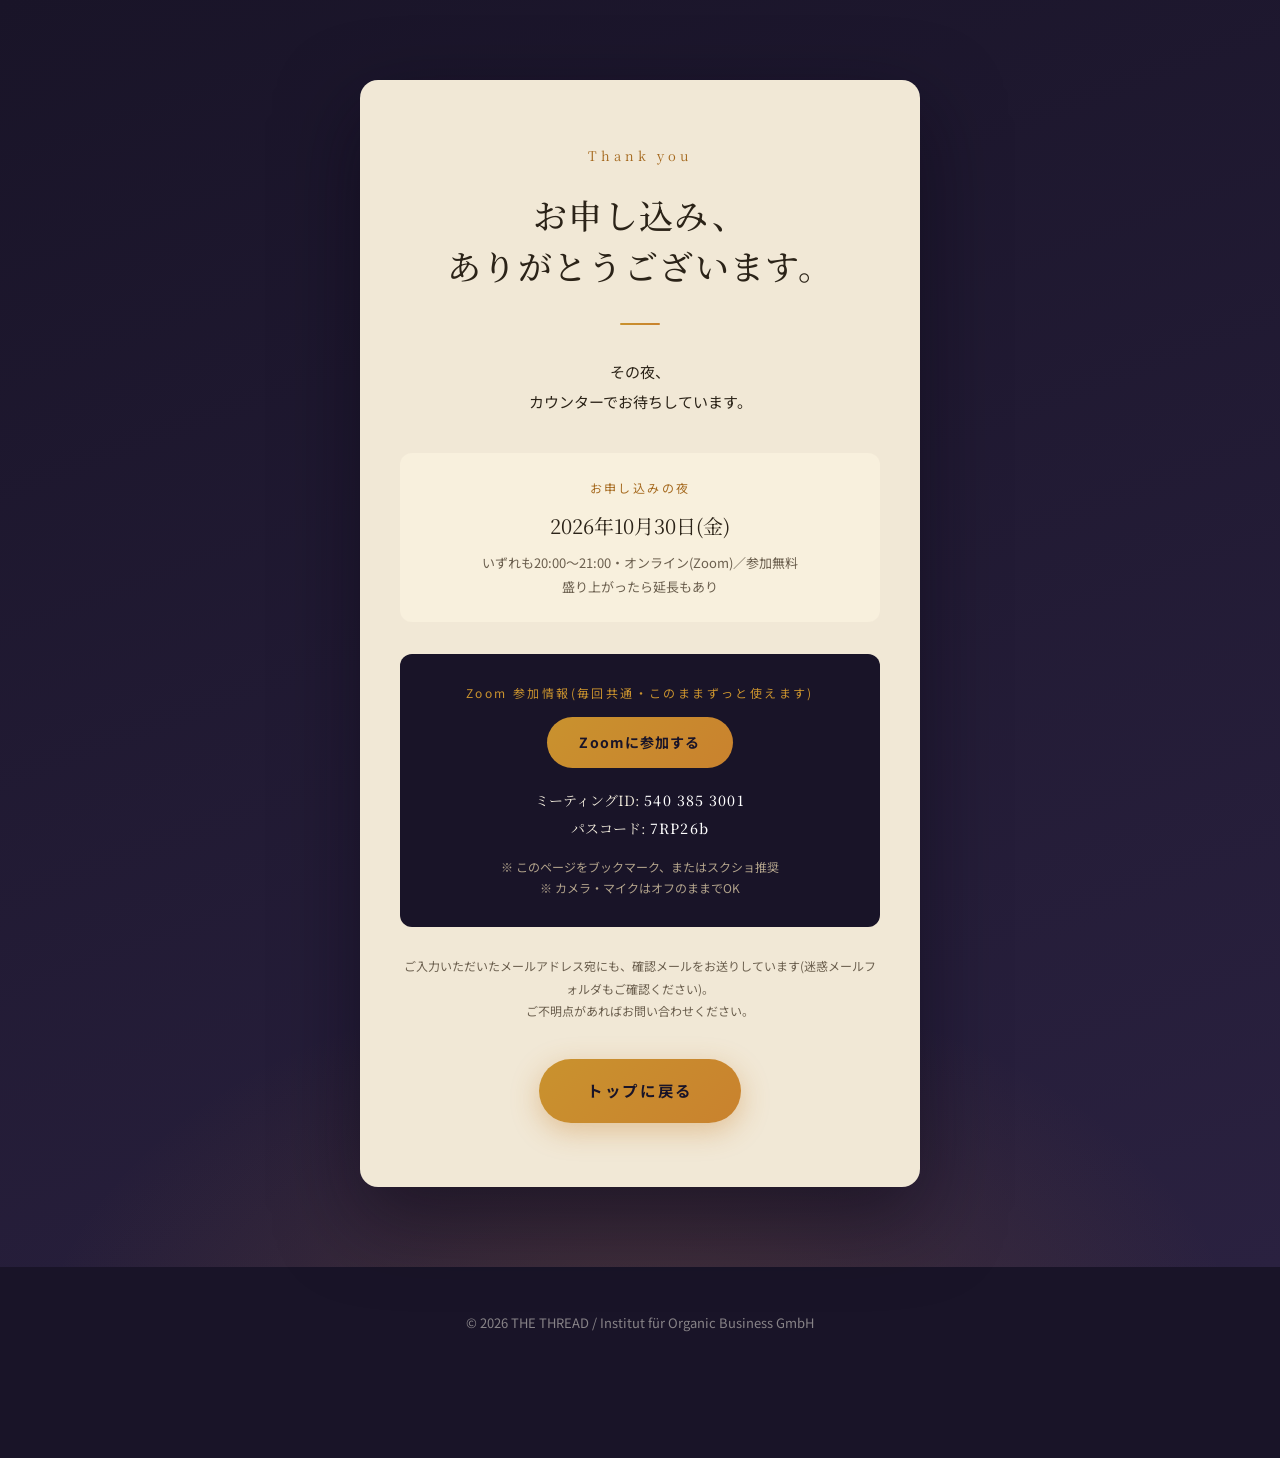
<file: thanks.html>
<!DOCTYPE html>
<html lang="ja">
<head>
<!-- Google tag (gtag.js) -->
<script async src="https://www.googletagmanager.com/gtag/js?id=G-HSTYLBTXWX"></script>
<script>
window.dataLayer = window.dataLayer || [];
function gtag(){dataLayer.push(arguments);}
gtag('js', new Date());
gtag('config', 'G-HSTYLBTXWX');
</script>

<meta charset="UTF-8">
<meta name="viewport" content="width=device-width, initial-scale=1.0">
<title>お申し込みありがとうございます｜スナックなつこ</title>
<meta name="robots" content="noindex">
<link rel="preconnect" href="https://fonts.googleapis.com">
<link rel="preconnect" href="https://fonts.gstatic.com" crossorigin>
<link href="https://fonts.googleapis.com/css2?family=Noto+Serif+JP:wght@400;500;700&family=Noto+Sans+JP:wght@300;400;500;700&display=swap" rel="stylesheet">
<link rel="stylesheet" href="style.css">
</head>
<body>

<section class="thanks-wrap">
  <div class="thanks-card">
    <p class="thanks-eyebrow">Thank you</p>
    <h1 class="thanks-title">お申し込み、<br>ありがとうございます。</h1>

    <div class="thanks-divider"></div>

    <p class="thanks-lead">
      その夜、<br>カウンターでお待ちしています。
    </p>

    <div class="thanks-event">
      <p class="thanks-event-label">お申し込みの夜</p>
      <p class="thanks-event-date" id="thanksEventDate">2026年10月30日(金)</p>
      <p class="thanks-event-sub">いずれも20:00〜21:00・オンライン(Zoom)／参加無料<br>盛り上がったら延長もあり</p>
    </div>

    <div class="thanks-zoom">
      <p class="thanks-event-label">Zoom 参加情報(毎回共通・このままずっと使えます)</p>
      <p class="thanks-zoom-line">
        <a href="https://us06web.zoom.us/j/5403853001?pwd=NnBrSmxBeWYxZXhuWkdIK1ZoZW5XQT09&amp;omn=82181333557" target="_blank" rel="noopener">
          Zoomに参加する
        </a>
      </p>
      <p class="thanks-zoom-detail">
        ミーティングID: <strong>540 385 3001</strong><br>
        パスコード: <strong>7RP26b</strong>
      </p>
      <p class="thanks-zoom-tip">
        ※ このページをブックマーク、またはスクショ推奨<br>
        ※ カメラ・マイクはオフのままでOK
      </p>
    </div>

    <script>
      (function () {
        try {
          var raw = sessionStorage.getItem("snackSelectedDates");
          var dates = raw ? JSON.parse(raw) : null;
          if (dates && dates.length) {
            document.getElementById("thanksEventDate").innerHTML = dates.join("<br>");
          }
        } catch (e) {}
      })();
    </script>

    <p class="thanks-note">
      ご入力いただいたメールアドレス宛にも、確認メールをお送りしています(迷惑メールフォルダもご確認ください)。<br>
      ご不明点があればお問い合わせください。
    </p>

    <a href="index.html" class="btn-primary">トップに戻る</a>
  </div>
</section>

<footer class="footer">
  <p>&copy; 2026 THE THREAD / Institut für Organic Business GmbH</p>
</footer>

</body>
</html>
</file>
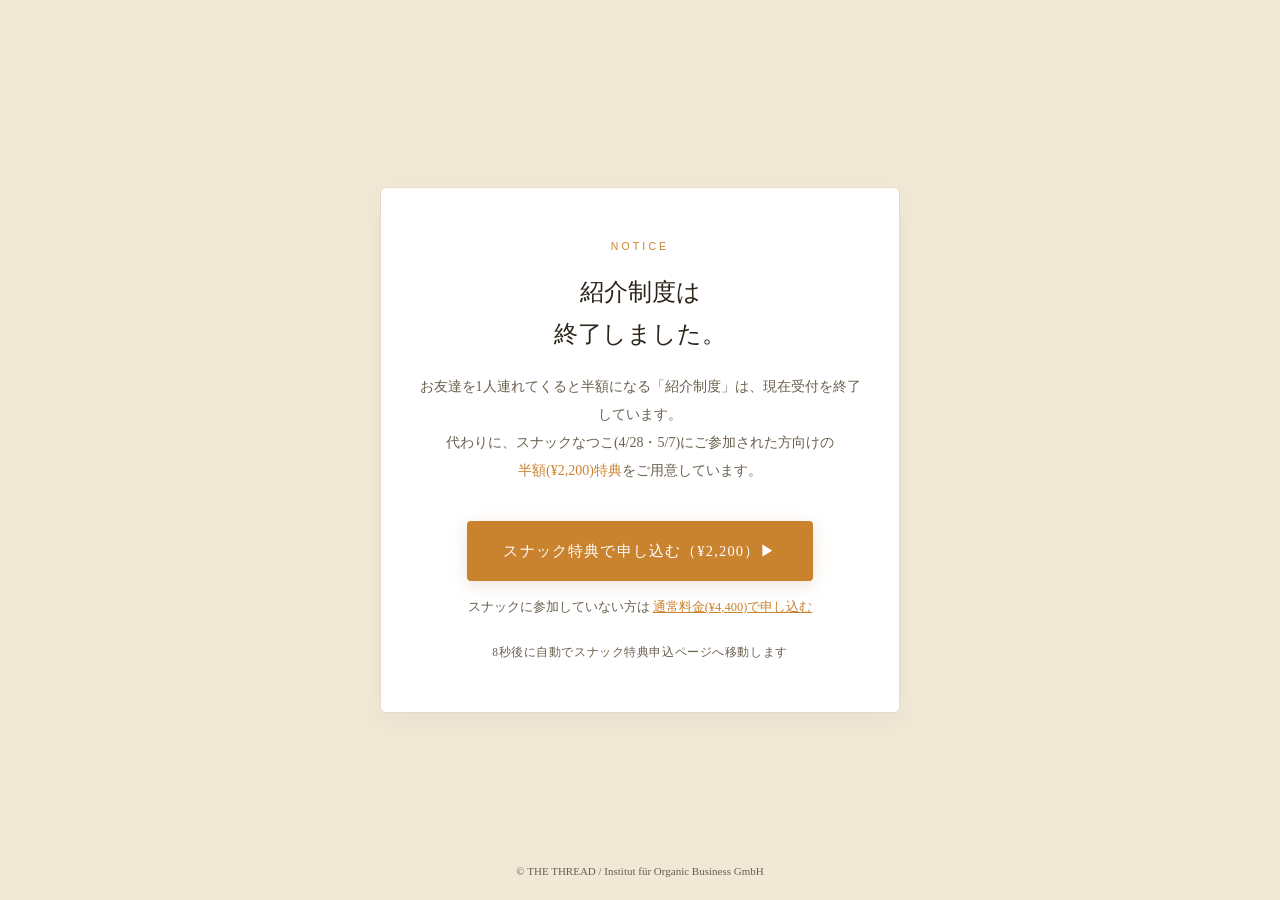
<file: 2day/apply-referral.html>
<!DOCTYPE html>
<html lang="ja">
<head>
<meta charset="UTF-8">
<meta name="viewport" content="width=device-width, initial-scale=1.0">
<meta http-equiv="refresh" content="8;url=apply-snack.html">
<title>紹介制度は終了しました｜THE THREAD 2日間チャレンジ</title>
<style>
  :root{--bg:#F1E8D6;--ink:#2B2318;--sub:#6B5F4E;--accent:#C9822E;--accent-soft:#F6E4C4;--line:#E4DCC8;--card:#ffffff}
  *{box-sizing:border-box}
  body{margin:0;font-family:"Hiragino Mincho ProN","Yu Mincho",serif;background:var(--bg);color:var(--ink);line-height:1.95;font-size:15px;-webkit-font-smoothing:antialiased;min-height:100vh;display:flex;align-items:center;justify-content:center;padding:40px 20px}
  .wrap{max-width:520px;width:100%;text-align:center}
  .label{color:var(--accent);font-size:10.5px;letter-spacing:.3em;font-family:sans-serif;margin-bottom:14px}
  h1{font-size:20px;line-height:1.75;margin:0 0 18px;font-weight:500}
  p{margin:0 0 14px;font-size:14px;color:var(--sub);line-height:2}
  .card{background:var(--card);border:1px solid var(--line);border-radius:6px;padding:36px 28px;box-shadow:0 8px 24px rgba(120,98,80,.06)}
  .cta{display:inline-block;margin-top:22px;background:var(--accent);color:#fff;text-decoration:none;padding:16px 36px;border-radius:4px;font-size:14.5px;letter-spacing:.08em;box-shadow:0 4px 16px rgba(192,138,94,.25)}
  .alt{display:block;margin-top:14px;font-size:12.5px;color:var(--sub)}
  .alt a{color:var(--accent);text-decoration:underline}
  .auto{margin-top:22px;font-size:11.5px;color:var(--sub);letter-spacing:.05em}
  footer{position:fixed;bottom:18px;left:0;right:0;text-align:center;font-size:11px;color:var(--sub)}
  @media(min-width:768px){
    h1{font-size:24px}
    .card{padding:48px 36px}
  }
</style>
</head>
<body>

<div class="wrap">
  <div class="card">
    <div class="label">NOTICE</div>
    <h1>紹介制度は<br>終了しました。</h1>
    <p>
      お友達を1人連れてくると半額になる「紹介制度」は、現在受付を終了しています。<br>
      代わりに、スナックなつこ(4/28・5/7)にご参加された方向けの<br>
      <strong style="color:var(--accent);font-weight:500">半額(¥2,200)特典</strong>をご用意しています。
    </p>
    <a class="cta" href="apply-snack.html">スナック特典で申し込む（¥2,200）▶</a>
    <span class="alt">スナックに参加していない方は <a href="apply-single.html">通常料金(¥4,400)で申し込む</a></span>
    <div class="auto">8秒後に自動でスナック特典申込ページへ移動します</div>
  </div>
</div>

<footer>© THE THREAD / Institut für Organic Business GmbH</footer>

</body>
</html>
</file>
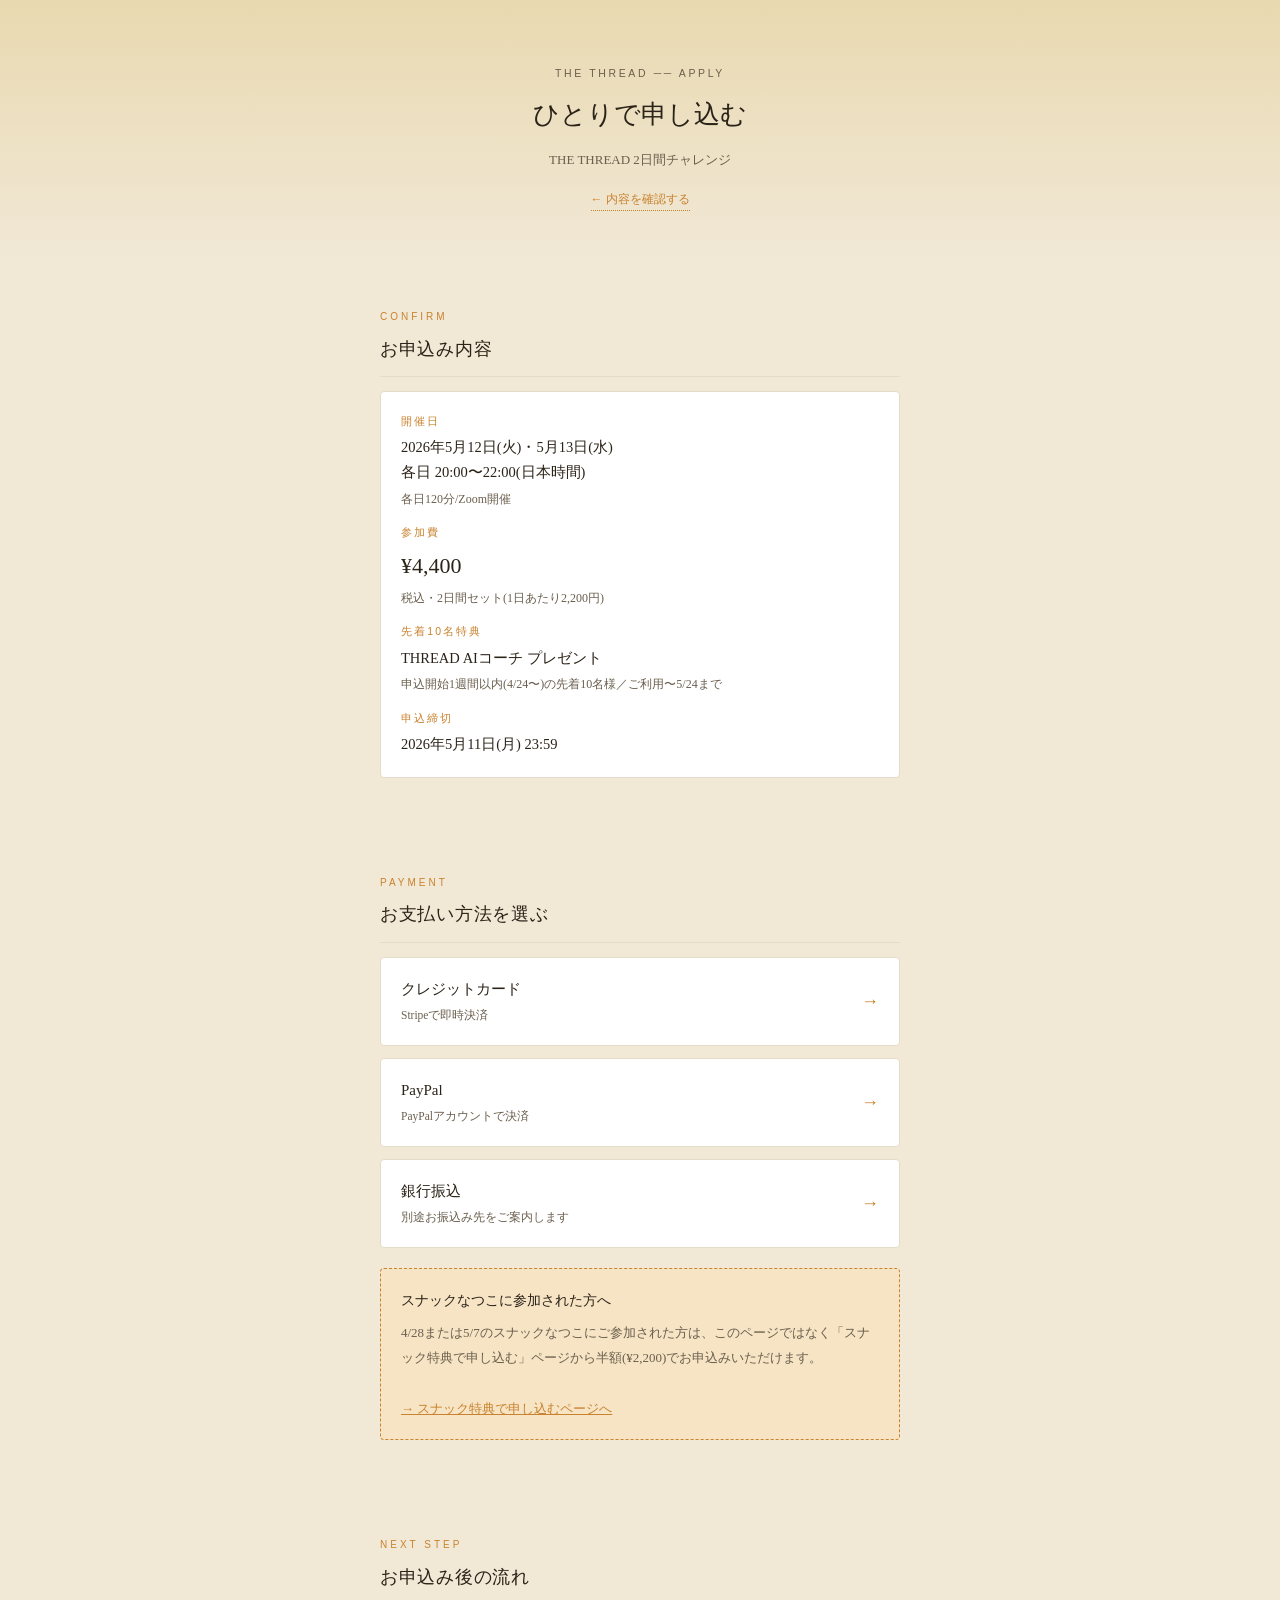
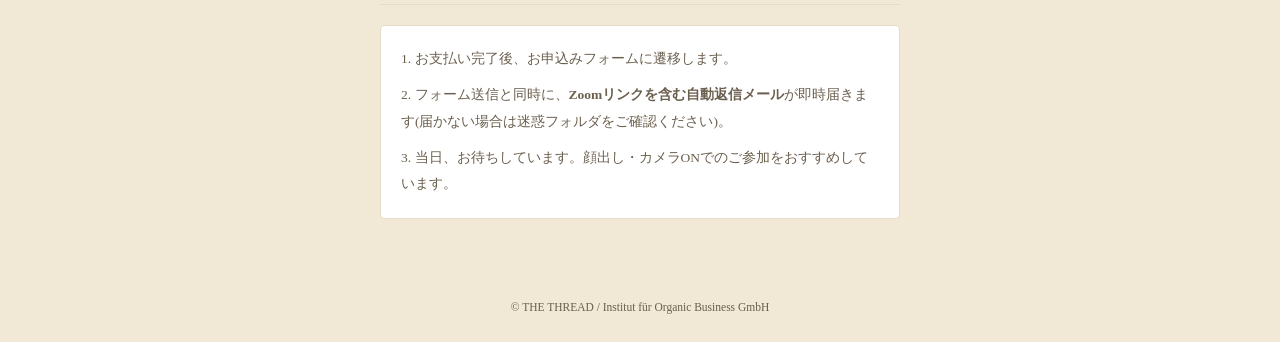
<file: 2day/apply-single.html>
<!DOCTYPE html>
<html lang="ja">
<head>
<!-- Google tag (gtag.js) -->
<script async src="https://www.googletagmanager.com/gtag/js?id=G-HSTYLBTXWX"></script>
<script>
window.dataLayer = window.dataLayer || [];
function gtag(){dataLayer.push(arguments);}
gtag('js', new Date());
gtag('config', 'G-HSTYLBTXWX');
</script>

<meta charset="UTF-8">
<meta name="viewport" content="width=device-width, initial-scale=1.0">
<title>THE THREAD 2日間チャレンジ｜お申込み</title>
<style>
  :root{--bg:#F1E8D6;--ink:#2B2318;--sub:#6B5F4E;--accent:#C9822E;--accent-soft:#F6E4C4;--line:#E4DCC8;--card:#ffffff}
  *{box-sizing:border-box}
  body{margin:0;font-family:"Hiragino Mincho ProN","Yu Mincho",serif;background:var(--bg);color:var(--ink);line-height:1.85;font-size:15px;-webkit-font-smoothing:antialiased}
  .wrap{max-width:560px;margin:0 auto;padding:0 20px}
  header.top{background:linear-gradient(180deg,#E9D9B0 0%,var(--bg) 100%);text-align:center;padding:40px 20px 32px}
  header.top .eyebrow{font-size:10.5px;letter-spacing:.25em;color:var(--sub);margin-bottom:10px;font-family:sans-serif}
  header.top h1{font-size:20px;line-height:1.7;margin:0 0 10px;font-weight:500}
  header.top .sub{font-size:13px;color:var(--sub);margin:0}
  .back{display:inline-block;margin:16px 0 0;font-size:12px;color:var(--accent);text-decoration:none;border-bottom:1px dotted var(--accent)}

  section{padding:36px 0}
  h2{font-size:16px;margin:0 0 14px;font-weight:500;letter-spacing:.04em;padding-bottom:10px;border-bottom:1px solid var(--line)}
  h2 .en{display:block;font-size:10px;color:var(--accent);letter-spacing:.3em;font-family:sans-serif;margin-bottom:6px}

  .summary{background:var(--card);border:1px solid var(--line);border-radius:4px;padding:20px}
  .summary dl{margin:0}
  .summary dt{color:var(--accent);font-size:10.5px;letter-spacing:.2em;font-family:sans-serif;margin-top:14px}
  .summary dt:first-of-type{margin-top:0}
  .summary dd{margin:4px 0 0;font-size:14.5px;line-height:1.7}
  .summary dd .price{font-size:22px;color:var(--ink);font-weight:500}
  .summary dd small{display:block;color:var(--sub);font-size:12px;margin-top:4px}

  .pay{display:flex;flex-direction:column;gap:12px;margin-top:8px}
  .pay a{
    display:flex;align-items:center;justify-content:space-between;
    background:var(--card);border:1px solid var(--line);border-radius:4px;
    padding:18px 20px;text-decoration:none;color:var(--ink);
    font-size:15px;transition:all .2s;
  }
  .pay a:hover{border-color:var(--accent);background:var(--accent-soft)}
  .pay a .method{display:flex;flex-direction:column;gap:2px}
  .pay a .method strong{font-weight:500}
  .pay a .method small{font-size:11.5px;color:var(--sub)}
  .pay a .arrow{color:var(--accent);font-size:18px}

  .form-note{background:var(--accent-soft);border:1px dashed var(--accent);border-radius:4px;padding:18px 20px;margin-top:20px;font-size:13px;color:var(--sub);line-height:1.95}
  .form-note strong{color:var(--ink);display:block;margin-bottom:6px;font-size:14px;font-weight:500}

  .after{background:var(--card);border-radius:4px;border:1px solid var(--line);padding:20px;margin-top:20px}
  .after p{margin:0 0 10px;font-size:13.5px;color:var(--sub);line-height:1.95}
  .after p:last-child{margin:0}

  footer{text-align:center;padding:30px 20px 24px;font-size:11.5px;color:var(--sub)}

  @media(min-width:768px){
    body{font-size:16px}
    header.top{padding:64px 24px 48px}
    header.top h1{font-size:26px}
    section{padding:48px 0}
    h2{font-size:18px}
  }
</style>
</head>
<body>

<header class="top">
  <div class="eyebrow">THE THREAD ── APPLY</div>
  <h1>ひとりで申し込む</h1>
  <p class="sub">THE THREAD 2日間チャレンジ</p>
  <a href="index.html" class="back">← 内容を確認する</a>
</header>

<section>
  <div class="wrap">
    <h2><span class="en">CONFIRM</span>お申込み内容</h2>
    <div class="summary">
      <dl>
        <dt>開催日</dt>
        <dd>2026年5月12日(火)・5月13日(水)<br>各日 20:00〜22:00(日本時間)<small>各日120分/Zoom開催</small></dd>
        <dt>参加費</dt>
        <dd><span class="price">¥4,400</span><small>税込・2日間セット(1日あたり2,200円)</small></dd>
        <dt>先着10名特典</dt>
        <dd>THREAD AIコーチ プレゼント<small>申込開始1週間以内(4/24〜)の先着10名様／ご利用〜5/24まで</small></dd>
        <dt>申込締切</dt>
        <dd>2026年5月11日(月) 23:59</dd>
      </dl>
    </div>
  </div>
</section>

<section>
  <div class="wrap">
    <h2><span class="en">PAYMENT</span>お支払い方法を選ぶ</h2>
    <div class="pay">
      <a href="https://buy.stripe.com/eVq28sen1deYh0B7YL1kA0k" target="_blank" rel="noopener">
        <span class="method"><strong>クレジットカード</strong><small>Stripeで即時決済</small></span>
        <span class="arrow">→</span>
      </a>
      <a href="https://www.paypal.com/ncp/payment/LWZJ3SNYCMGP6" target="_blank" rel="noopener">
        <span class="method"><strong>PayPal</strong><small>PayPalアカウントで決済</small></span>
        <span class="arrow">→</span>
      </a>
      <a href="bank-transfer.html">
        <span class="method"><strong>銀行振込</strong><small>別途お振込み先をご案内します</small></span>
        <span class="arrow">→</span>
      </a>
    </div>
    <div class="form-note">
      <strong>スナックなつこに参加された方へ</strong>
      4/28または5/7のスナックなつこにご参加された方は、このページではなく「スナック特典で申し込む」ページから半額(¥2,200)でお申込みいただけます。<br><br>
      <a href="apply-snack.html" style="color:var(--accent)">→ スナック特典で申し込むページへ</a>
    </div>
  </div>
</section>

<section>
  <div class="wrap">
    <h2><span class="en">NEXT STEP</span>お申込み後の流れ</h2>
    <div class="after">
      <p>1. お支払い完了後、お申込みフォームに遷移します。</p>
      <p>2. フォーム送信と同時に、<strong>Zoomリンクを含む自動返信メール</strong>が即時届きます(届かない場合は迷惑フォルダをご確認ください)。</p>
      <p>3. 当日、お待ちしています。顔出し・カメラONでのご参加をおすすめしています。</p>
    </div>
  </div>
</section>

<footer>
  © THE THREAD / Institut für Organic Business GmbH
</footer>

</body>
</html>
</file>
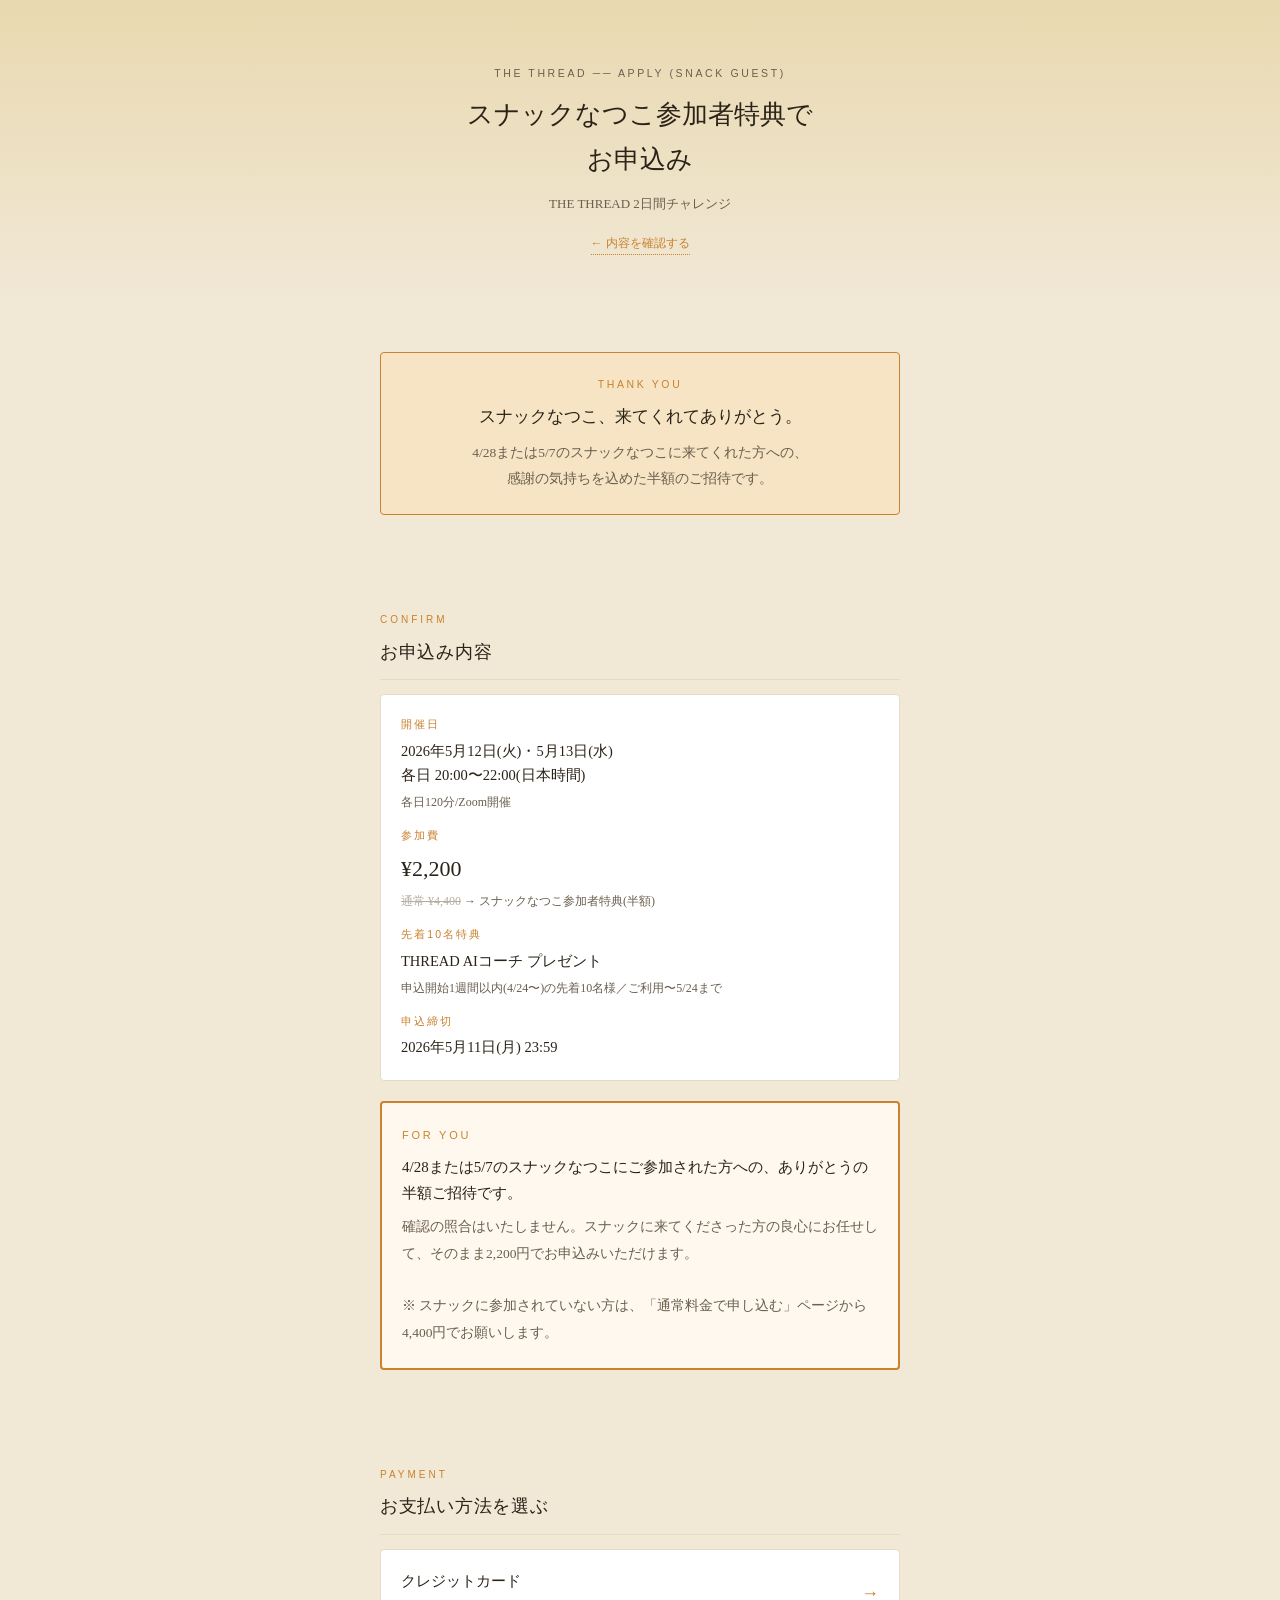
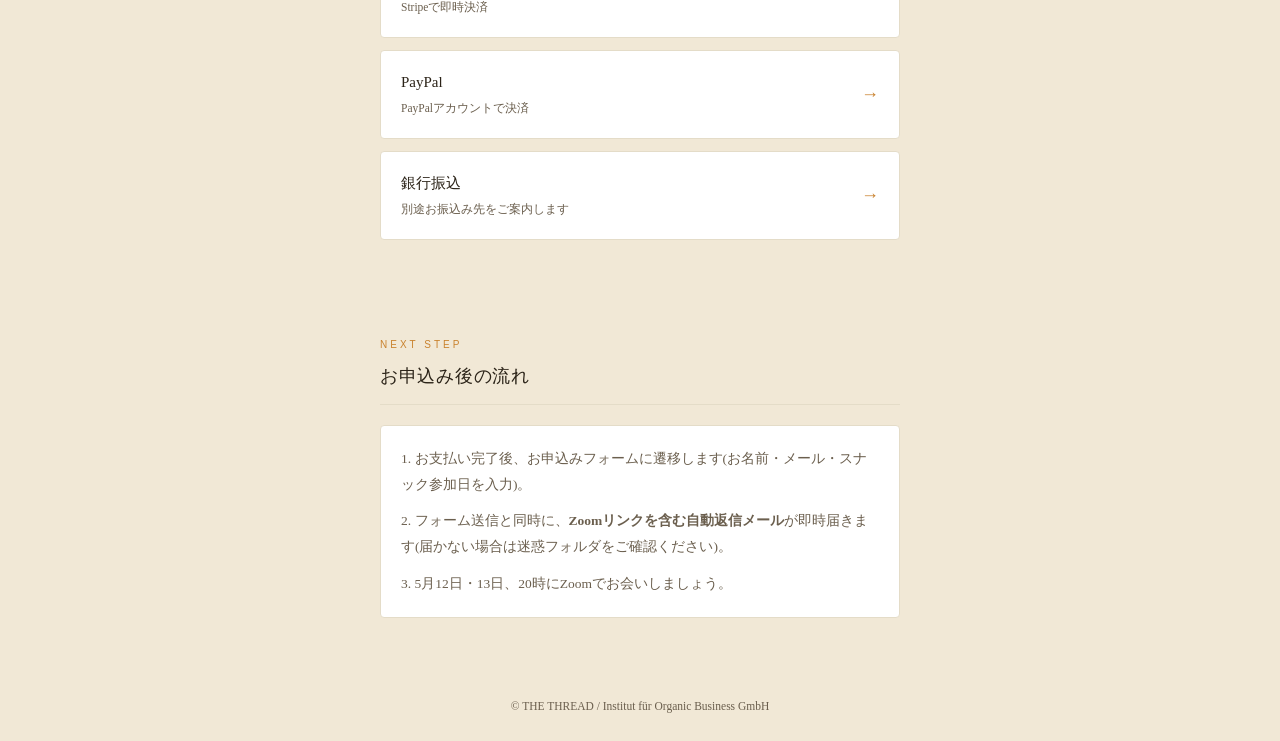
<file: 2day/apply-snack.html>
<!DOCTYPE html>
<html lang="ja">
<head>
<meta charset="UTF-8">
<meta name="viewport" content="width=device-width, initial-scale=1.0">
<title>THE THREAD 2日間チャレンジ｜スナックなつこ参加者特典でお申込み</title>
<style>
  :root{--bg:#F1E8D6;--ink:#2B2318;--sub:#6B5F4E;--accent:#C9822E;--accent-soft:#F6E4C4;--line:#E4DCC8;--card:#ffffff}
  *{box-sizing:border-box}
  body{margin:0;font-family:"Hiragino Mincho ProN","Yu Mincho",serif;background:var(--bg);color:var(--ink);line-height:1.85;font-size:15px;-webkit-font-smoothing:antialiased}
  .wrap{max-width:560px;margin:0 auto;padding:0 20px}
  header.top{background:linear-gradient(180deg,#E9D9B0 0%,var(--bg) 100%);text-align:center;padding:40px 20px 32px}
  header.top .eyebrow{font-size:10.5px;letter-spacing:.25em;color:var(--sub);margin-bottom:10px;font-family:sans-serif}
  header.top h1{font-size:20px;line-height:1.7;margin:0 0 10px;font-weight:500}
  header.top .sub{font-size:13px;color:var(--sub);margin:0}
  .back{display:inline-block;margin:16px 0 0;font-size:12px;color:var(--accent);text-decoration:none;border-bottom:1px dotted var(--accent)}

  section{padding:36px 0}
  h2{font-size:16px;margin:0 0 14px;font-weight:500;letter-spacing:.04em;padding-bottom:10px;border-bottom:1px solid var(--line)}
  h2 .en{display:block;font-size:10px;color:var(--accent);letter-spacing:.3em;font-family:sans-serif;margin-bottom:6px}

  .welcome{background:var(--accent-soft);border:1px solid var(--accent);border-radius:4px;padding:22px;text-align:center}
  .welcome .label{color:var(--accent);font-size:10.5px;letter-spacing:.25em;margin-bottom:8px;font-family:sans-serif}
  .welcome strong{display:block;font-size:17px;margin-bottom:8px;font-weight:500;line-height:1.7}
  .welcome p{margin:0;font-size:13.5px;color:var(--sub);line-height:1.95}

  .summary{background:var(--card);border:1px solid var(--line);border-radius:4px;padding:20px}
  .summary dl{margin:0}
  .summary dt{color:var(--accent);font-size:10.5px;letter-spacing:.2em;font-family:sans-serif;margin-top:14px}
  .summary dt:first-of-type{margin-top:0}
  .summary dd{margin:4px 0 0;font-size:14.5px;line-height:1.7}
  .summary dd .price{font-size:22px;color:var(--ink);font-weight:500}
  .summary dd small{display:block;color:var(--sub);font-size:12px;margin-top:4px}

  .must-fill{background:#fff8ef;border:2px solid var(--accent);border-radius:4px;padding:22px 20px;margin-top:20px}
  .must-fill .label{color:var(--accent);font-size:11px;letter-spacing:.25em;margin-bottom:10px;font-family:sans-serif}
  .must-fill strong{display:block;font-size:15px;margin-bottom:8px;font-weight:500;line-height:1.7}
  .must-fill p{margin:0;font-size:13.5px;color:var(--sub);line-height:1.95}

  .pay{display:flex;flex-direction:column;gap:12px;margin-top:8px}
  .pay a{
    display:flex;align-items:center;justify-content:space-between;
    background:var(--card);border:1px solid var(--line);border-radius:4px;
    padding:18px 20px;text-decoration:none;color:var(--ink);
    font-size:15px;transition:all .2s;
  }
  .pay a:hover{border-color:var(--accent);background:var(--accent-soft)}
  .pay a .method{display:flex;flex-direction:column;gap:2px}
  .pay a .method strong{font-weight:500}
  .pay a .method small{font-size:11.5px;color:var(--sub)}
  .pay a .arrow{color:var(--accent);font-size:18px}

  .after{background:var(--card);border-radius:4px;border:1px solid var(--line);padding:20px;margin-top:20px}
  .after p{margin:0 0 10px;font-size:13.5px;color:var(--sub);line-height:1.95}
  .after p:last-child{margin:0}

  footer{text-align:center;padding:30px 20px 24px;font-size:11.5px;color:var(--sub)}

  @media(min-width:768px){
    body{font-size:16px}
    header.top{padding:64px 24px 48px}
    header.top h1{font-size:26px}
    section{padding:48px 0}
    h2{font-size:18px}
  }
</style>
</head>
<body>

<header class="top">
  <div class="eyebrow">THE THREAD ── APPLY (SNACK GUEST)</div>
  <h1>スナックなつこ参加者特典で<br>お申込み</h1>
  <p class="sub">THE THREAD 2日間チャレンジ</p>
  <a href="./" class="back">← 内容を確認する</a>
</header>

<section>
  <div class="wrap">
    <div class="welcome">
      <div class="label">THANK YOU</div>
      <strong>スナックなつこ、来てくれてありがとう。</strong>
      <p>4/28または5/7のスナックなつこに来てくれた方への、<br>感謝の気持ちを込めた半額のご招待です。</p>
    </div>
  </div>
</section>

<section>
  <div class="wrap">
    <h2><span class="en">CONFIRM</span>お申込み内容</h2>
    <div class="summary">
      <dl>
        <dt>開催日</dt>
        <dd>2026年5月12日(火)・5月13日(水)<br>各日 20:00〜22:00(日本時間)<small>各日120分/Zoom開催</small></dd>
        <dt>参加費</dt>
        <dd><span class="price">¥2,200</span><small><s style="color:#b7aea2">通常 ¥4,400</s> → スナックなつこ参加者特典(半額)</small></dd>
        <dt>先着10名特典</dt>
        <dd>THREAD AIコーチ プレゼント<small>申込開始1週間以内(4/24〜)の先着10名様／ご利用〜5/24まで</small></dd>
        <dt>申込締切</dt>
        <dd>2026年5月11日(月) 23:59</dd>
      </dl>
    </div>

    <div class="must-fill">
      <div class="label">FOR YOU</div>
      <strong>4/28または5/7のスナックなつこにご参加された方への、ありがとうの半額ご招待です。</strong>
      <p>確認の照合はいたしません。スナックに来てくださった方の良心にお任せして、そのまま2,200円でお申込みいただけます。<br><br>※ スナックに参加されていない方は、「通常料金で申し込む」ページから4,400円でお願いします。</p>
    </div>
  </div>
</section>

<section>
  <div class="wrap">
    <h2><span class="en">PAYMENT</span>お支払い方法を選ぶ</h2>
    <div class="pay">
      <a href="https://buy.stripe.com/9B68wQ7YD0sch0B92P1kA0l" target="_blank" rel="noopener">
        <span class="method"><strong>クレジットカード</strong><small>Stripeで即時決済</small></span>
        <span class="arrow">→</span>
      </a>
      <a href="https://www.paypal.com/ncp/payment/ZL92KWFGGTQ2A" target="_blank" rel="noopener">
        <span class="method"><strong>PayPal</strong><small>PayPalアカウントで決済</small></span>
        <span class="arrow">→</span>
      </a>
      <a href="#bank-form-TBD">
        <span class="method"><strong>銀行振込</strong><small>別途お振込み先をご案内します</small></span>
        <span class="arrow">→</span>
      </a>
    </div>
  </div>
</section>

<section>
  <div class="wrap">
    <h2><span class="en">NEXT STEP</span>お申込み後の流れ</h2>
    <div class="after">
      <p>1. お支払い完了後、お申込みフォームに遷移します(お名前・メール・スナック参加日を入力)。</p>
      <p>2. フォーム送信と同時に、<strong>Zoomリンクを含む自動返信メール</strong>が即時届きます(届かない場合は迷惑フォルダをご確認ください)。</p>
      <p>3. 5月12日・13日、20時にZoomでお会いしましょう。</p>
    </div>
  </div>
</section>

<footer>
  © THE THREAD / Institut für Organic Business GmbH
</footer>

</body>
</html>
</file>
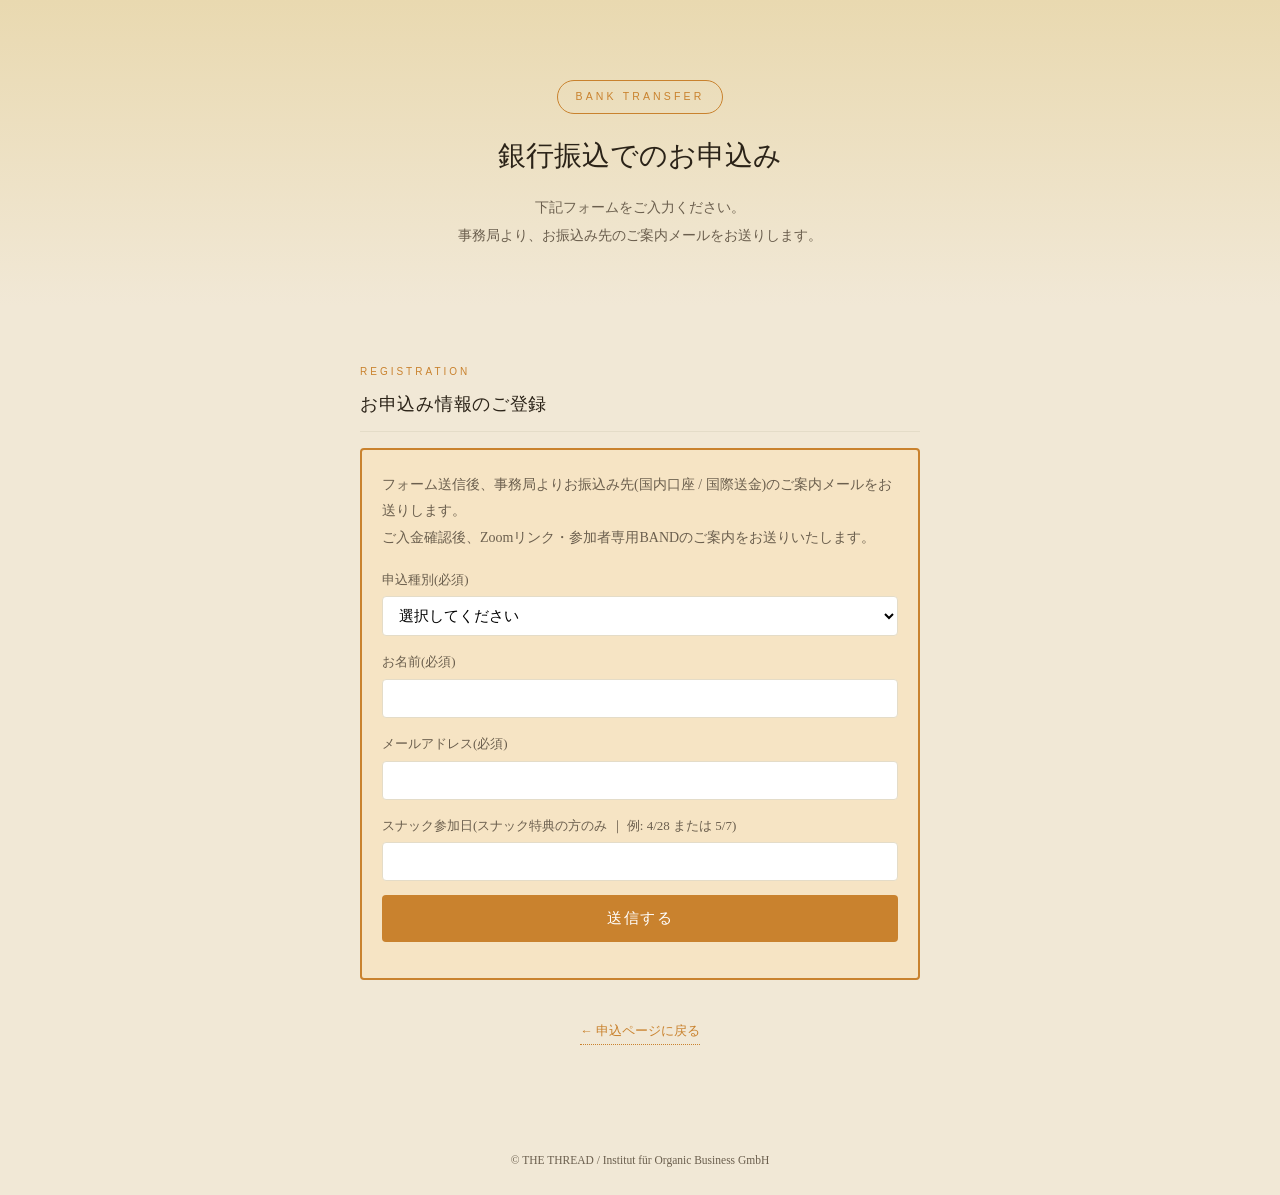
<file: 2day/bank-transfer.html>
<!DOCTYPE html>
<html lang="ja">
<head>
<meta charset="UTF-8">
<meta name="viewport" content="width=device-width, initial-scale=1.0">
<title>銀行振込でのお申込み｜THE THREAD 2日間チャレンジ</title>
<style>
  :root{--bg:#F1E8D6;--ink:#2B2318;--sub:#6B5F4E;--accent:#C9822E;--accent-soft:#F6E4C4;--line:#E4DCC8;--card:#ffffff}
  *{box-sizing:border-box}
  body{margin:0;font-family:"Hiragino Mincho ProN","Yu Mincho",serif;background:var(--bg);color:var(--ink);line-height:1.9;font-size:15px;-webkit-font-smoothing:antialiased}
  .wrap{max-width:600px;margin:0 auto;padding:0 20px}
  header{background:linear-gradient(180deg,#E9D9B0 0%,var(--bg) 100%);text-align:center;padding:56px 20px 40px}
  header .badge{display:inline-block;font-size:10.5px;letter-spacing:.3em;color:var(--accent);font-family:sans-serif;margin-bottom:18px;padding:6px 18px;border:1px solid var(--accent);border-radius:40px}
  header h1{font-size:22px;line-height:1.7;margin:0 0 14px;font-weight:500}
  header p{color:var(--sub);font-size:14px;margin:0;line-height:2}
  section{padding:40px 0}
  h2{font-size:16px;margin:0 0 16px;font-weight:500;letter-spacing:.04em;padding-bottom:10px;border-bottom:1px solid var(--line)}
  h2 .en{display:block;font-size:10px;color:var(--accent);letter-spacing:.3em;font-family:sans-serif;margin-bottom:6px}
  .card{background:var(--card);border:1px solid var(--line);border-radius:4px;padding:22px 20px;margin-bottom:16px}
  .note{background:var(--accent-soft);border-left:3px solid var(--accent);padding:16px 18px;margin:20px 0 0;font-size:13px;color:var(--sub);line-height:1.9;border-radius:0 4px 4px 0}
  footer{text-align:center;padding:32px 20px 24px;font-size:11.5px;color:var(--sub)}
  .back{display:inline-block;margin-top:24px;font-size:12.5px;color:var(--accent);text-decoration:none;border-bottom:1px dotted var(--accent)}
  @media(min-width:768px){body{font-size:16px}header{padding:80px 24px 56px}header h1{font-size:28px}section{padding:56px 0}h2{font-size:18px}}
</style>
</head>
<body>

<header>
  <div class="badge">BANK TRANSFER</div>
  <h1>銀行振込でのお申込み</h1>
  <p>下記フォームをご入力ください。<br>事務局より、お振込み先のご案内メールをお送りします。</p>
</header>

<section id="form-section">
  <div class="wrap">
    <h2><span class="en">REGISTRATION</span>お申込み情報のご登録</h2>
    <div class="card" style="background:var(--accent-soft);border:2px solid var(--accent)">
      <p style="margin:0 0 16px;font-size:14px;color:var(--sub);line-height:1.9">
        フォーム送信後、事務局よりお振込み先(国内口座 / 国際送金)のご案内メールをお送りします。<br>
        ご入金確認後、Zoomリンク・参加者専用BANDのご案内をお送りいたします。
      </p>
      <form id="apply-form" style="display:flex;flex-direction:column;gap:14px">
        <label style="font-size:13px;color:var(--sub)">申込種別(必須)
          <select name="type" required style="width:100%;padding:10px 12px;border:1px solid var(--line);border-radius:4px;font-size:15px;margin-top:4px;font-family:inherit;background:#fff">
            <option value="">選択してください</option>
            <option value="single">通常料金(¥4,400)</option>
            <option value="snack">スナック特典(¥2,200)</option>
          </select>
        </label>
        <label style="font-size:13px;color:var(--sub)">お名前(必須)
          <input type="text" name="name" required style="width:100%;padding:10px 12px;border:1px solid var(--line);border-radius:4px;font-size:15px;margin-top:4px;font-family:inherit">
        </label>
        <label style="font-size:13px;color:var(--sub)">メールアドレス(必須)
          <input type="email" name="email" required style="width:100%;padding:10px 12px;border:1px solid var(--line);border-radius:4px;font-size:15px;margin-top:4px;font-family:inherit">
        </label>
        <label style="font-size:13px;color:var(--sub)">スナック参加日(スナック特典の方のみ ｜ 例: 4/28 または 5/7)
          <input type="text" name="referral_name" style="width:100%;padding:10px 12px;border:1px solid var(--line);border-radius:4px;font-size:15px;margin-top:4px;font-family:inherit">
        </label>
        <button type="submit" style="background:var(--accent);color:#fff;border:0;border-radius:4px;padding:14px;font-size:15px;font-family:inherit;cursor:pointer;letter-spacing:.1em">送信する</button>
        <p id="form-msg" style="margin:0;font-size:13px;color:var(--sub);text-align:center"></p>
      </form>
    </div>
    <p style="text-align:center"><a href="apply-single.html" class="back">← 申込ページに戻る</a></p>
  </div>
</section>

<section id="thanks-section" style="display:none">
  <div class="wrap">
    <div class="card" style="background:var(--accent-soft);border:2px solid var(--accent);text-align:center;padding:32px 22px">
      <p style="margin:0 0 12px;font-size:16px;color:var(--ink);font-weight:500">お申込みを受け付けました。</p>
      <p style="margin:0;font-size:14px;color:var(--sub);line-height:1.9">
        事務局より、お振込み先のご案内メールを<br>近日中(原則24時間以内)にお送りします。<br><br>
        メールが届かない場合は、迷惑メールフォルダもご確認ください。
      </p>
    </div>
    <p style="text-align:center;margin-top:24px"><a href="index.html" class="back">← LPに戻る</a></p>
  </div>
</section>

<footer>
  © THE THREAD / Institut für Organic Business GmbH
</footer>

<script>
const GAS_ENDPOINT = 'https://script.google.com/macros/s/AKfycbyMV_UbBwd-lUx476EGOMF3O4SWgZMOIoJKsmNA7emQO4ewdJMevKj2QDLzraXjuA/exec';
document.getElementById('apply-form').addEventListener('submit', async function(e){
  e.preventDefault();
  const msg = document.getElementById('form-msg');
  const btn = e.target.querySelector('button');
  btn.disabled = true; msg.textContent = '送信中...';
  const fd = new FormData(e.target);
  const payload = { payment: '銀行振込', bank_pending: 'true' };
  fd.forEach((v,k) => payload[k] = v);
  try {
    await fetch(GAS_ENDPOINT, {
      method:'POST', mode:'no-cors',
      headers:{'Content-Type':'text/plain;charset=utf-8'},
      body: JSON.stringify(payload)
    });
    document.getElementById('form-section').style.display = 'none';
    document.getElementById('thanks-section').style.display = 'block';
    document.getElementById('thanks-section').scrollIntoView({behavior:'smooth'});
  } catch(err){
    msg.textContent = '送信エラー。お手数ですが事務局までご連絡ください。';
    btn.disabled = false;
  }
});
</script>
</body>
</html>
</file>
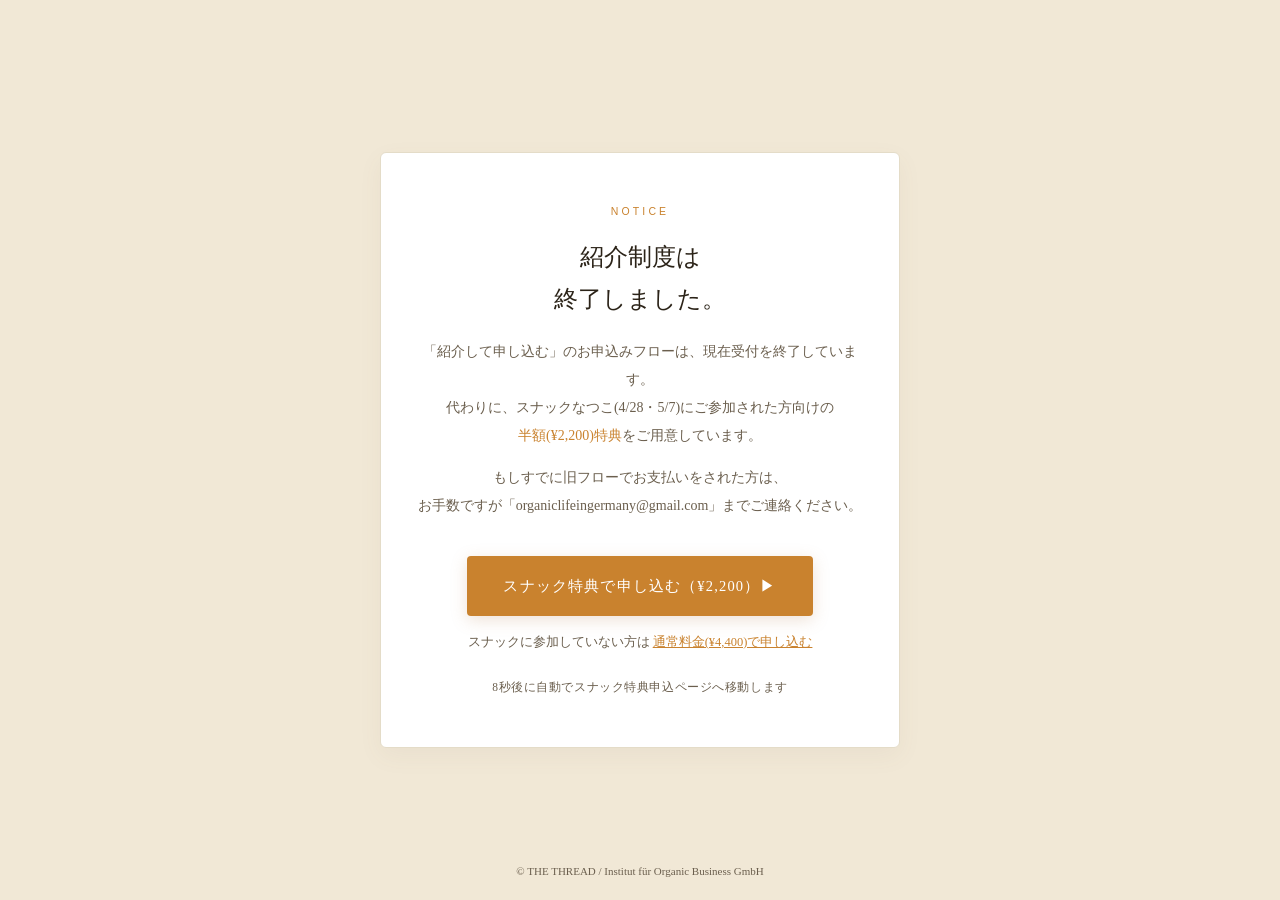
<file: 2day/thanks-referral.html>
<!DOCTYPE html>
<html lang="ja">
<head>
<meta charset="UTF-8">
<meta name="viewport" content="width=device-width, initial-scale=1.0">
<meta http-equiv="refresh" content="8;url=apply-snack.html">
<title>紹介制度は終了しました｜THE THREAD 2日間チャレンジ</title>
<style>
  :root{--bg:#F1E8D6;--ink:#2B2318;--sub:#6B5F4E;--accent:#C9822E;--accent-soft:#F6E4C4;--line:#E4DCC8;--card:#ffffff}
  *{box-sizing:border-box}
  body{margin:0;font-family:"Hiragino Mincho ProN","Yu Mincho",serif;background:var(--bg);color:var(--ink);line-height:1.95;font-size:15px;-webkit-font-smoothing:antialiased;min-height:100vh;display:flex;align-items:center;justify-content:center;padding:40px 20px}
  .wrap{max-width:520px;width:100%;text-align:center}
  .label{color:var(--accent);font-size:10.5px;letter-spacing:.3em;font-family:sans-serif;margin-bottom:14px}
  h1{font-size:20px;line-height:1.75;margin:0 0 18px;font-weight:500}
  p{margin:0 0 14px;font-size:14px;color:var(--sub);line-height:2}
  .card{background:var(--card);border:1px solid var(--line);border-radius:6px;padding:36px 28px;box-shadow:0 8px 24px rgba(120,98,80,.06)}
  .cta{display:inline-block;margin-top:22px;background:var(--accent);color:#fff;text-decoration:none;padding:16px 36px;border-radius:4px;font-size:14.5px;letter-spacing:.08em;box-shadow:0 4px 16px rgba(192,138,94,.25)}
  .alt{display:block;margin-top:14px;font-size:12.5px;color:var(--sub)}
  .alt a{color:var(--accent);text-decoration:underline}
  .auto{margin-top:22px;font-size:11.5px;color:var(--sub);letter-spacing:.05em}
  footer{position:fixed;bottom:18px;left:0;right:0;text-align:center;font-size:11px;color:var(--sub)}
  @media(min-width:768px){
    h1{font-size:24px}
    .card{padding:48px 36px}
  }
</style>
</head>
<body>

<div class="wrap">
  <div class="card">
    <div class="label">NOTICE</div>
    <h1>紹介制度は<br>終了しました。</h1>
    <p>
      「紹介して申し込む」のお申込みフローは、現在受付を終了しています。<br>
      代わりに、スナックなつこ(4/28・5/7)にご参加された方向けの<br>
      <strong style="color:var(--accent);font-weight:500">半額(¥2,200)特典</strong>をご用意しています。
    </p>
    <p>
      もしすでに旧フローでお支払いをされた方は、<br>
      お手数ですが「organiclifeingermany@gmail.com」までご連絡ください。
    </p>
    <a class="cta" href="apply-snack.html">スナック特典で申し込む（¥2,200）▶</a>
    <span class="alt">スナックに参加していない方は <a href="apply-single.html">通常料金(¥4,400)で申し込む</a></span>
    <div class="auto">8秒後に自動でスナック特典申込ページへ移動します</div>
  </div>
</div>

<footer>© THE THREAD / Institut für Organic Business GmbH</footer>

</body>
</html>
</file>
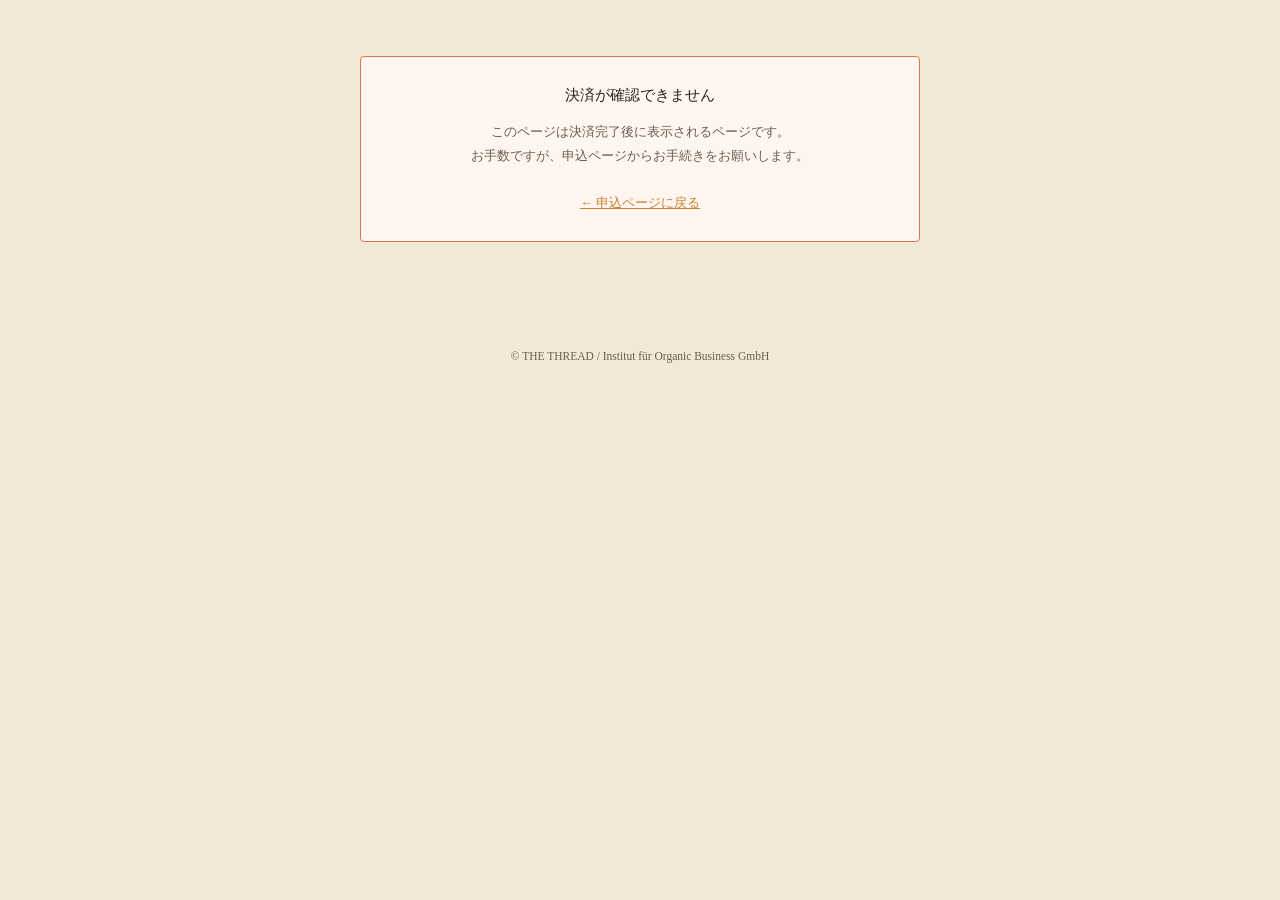
<file: 2day/thanks-single.html>
<!DOCTYPE html>
<html lang="ja">
<head>
<!-- Google tag (gtag.js) -->
<script async src="https://www.googletagmanager.com/gtag/js?id=G-HSTYLBTXWX"></script>
<script>
window.dataLayer = window.dataLayer || [];
function gtag(){dataLayer.push(arguments);}
gtag('js', new Date());
gtag('config', 'G-HSTYLBTXWX');
</script>

<meta charset="UTF-8">
<meta name="viewport" content="width=device-width, initial-scale=1.0">
<title>お申込みありがとうございます｜THE THREAD 2日間チャレンジ</title>
<style>
  :root{--bg:#F1E8D6;--ink:#2B2318;--sub:#6B5F4E;--accent:#C9822E;--accent-soft:#F6E4C4;--line:#E4DCC8;--card:#ffffff}
  *{box-sizing:border-box}
  body{margin:0;font-family:"Hiragino Mincho ProN","Yu Mincho",serif;background:var(--bg);color:var(--ink);line-height:1.9;font-size:15px;-webkit-font-smoothing:antialiased}
  .wrap{max-width:600px;margin:0 auto;padding:0 20px}
  header{background:linear-gradient(180deg,#E9D9B0 0%,var(--bg) 100%);text-align:center;padding:56px 20px 40px}
  header .badge{display:inline-block;font-size:10.5px;letter-spacing:.3em;color:var(--accent);font-family:sans-serif;margin-bottom:18px;padding:6px 18px;border:1px solid var(--accent);border-radius:40px}
  header h1{font-size:22px;line-height:1.7;margin:0 0 14px;font-weight:500}
  header p{color:var(--sub);font-size:14px;margin:0;line-height:2}
  section{padding:40px 0}
  h2{font-size:16px;margin:0 0 16px;font-weight:500;letter-spacing:.04em;padding-bottom:10px;border-bottom:1px solid var(--line)}
  h2 .en{display:block;font-size:10px;color:var(--accent);letter-spacing:.3em;font-family:sans-serif;margin-bottom:6px}
  .card{background:var(--card);border:1px solid var(--line);border-radius:4px;padding:22px 20px;margin-bottom:16px}
  .zoom-card{background:var(--accent-soft);border:2px solid var(--accent)}
  .zoom-card dt{color:var(--accent);font-size:10.5px;letter-spacing:.22em;font-family:sans-serif;margin-top:12px}
  .zoom-card dt:first-of-type{margin-top:0}
  .zoom-card dd{margin:4px 0 0;font-size:15px;line-height:1.7;word-break:break-all}
  .zoom-card dd a{color:var(--accent);text-decoration:none;border-bottom:1px solid var(--accent)}
  .date-line{text-align:center;font-size:15px;margin:0 0 20px;padding:14px;background:var(--card);border:1px solid var(--line);border-radius:4px}
  .date-line strong{color:var(--accent)}
  .band{display:block;background:var(--card);border:1px solid var(--line);border-radius:4px;padding:20px;text-decoration:none;color:var(--ink);margin-bottom:12px;transition:all .2s}
  .band:hover{border-color:var(--accent);background:var(--accent-soft)}
  .band .label{color:var(--accent);font-size:10.5px;letter-spacing:.2em;font-family:sans-serif;margin-bottom:6px}
  .band strong{display:block;font-size:15px;font-weight:500;margin-bottom:4px}
  .band small{color:var(--sub);font-size:12.5px;line-height:1.7}
  .steps p{margin:0 0 12px;font-size:14px;color:var(--sub);line-height:1.9;padding-left:24px;position:relative}
  .steps p strong{color:var(--ink);font-weight:500}
  .steps p .num{position:absolute;left:0;top:0;color:var(--accent);font-family:sans-serif;font-weight:500}
  .note{background:var(--accent-soft);border-left:3px solid var(--accent);padding:16px 18px;margin:20px 0 0;font-size:13px;color:var(--sub);line-height:1.9;border-radius:0 4px 4px 0}
  footer{text-align:center;padding:32px 20px 24px;font-size:11.5px;color:var(--sub)}
  .back{display:inline-block;margin-top:24px;font-size:12.5px;color:var(--accent);text-decoration:none;border-bottom:1px dotted var(--accent)}
  @media(min-width:768px){body{font-size:16px}header{padding:80px 24px 56px}header h1{font-size:28px}section{padding:56px 0}h2{font-size:18px}}
</style>
</head>
<body>

<header id="thank-header" style="display:none">
  <div class="badge">THANK YOU</div>
  <h1>お申込み、ありがとうございます。</h1>
  <p>「変わりたい」と「怖い」が同時にある。<br>その両方を抱えたまま申込ボタンを押してくれたこと、<br>それだけで、もう十分はじまっています。</p>
</header>

<section id="gate-block" style="display:none">
  <div class="wrap">
    <div class="card" style="background:#fff5f0;border:1px solid #d97757;border-radius:4px;padding:24px 22px;text-align:center">
      <p style="margin:0 0 10px;font-size:15px;color:var(--ink);font-weight:500">決済が確認できません</p>
      <p style="margin:0;font-size:13px;color:var(--sub);line-height:1.9">
        このページは決済完了後に表示されるページです。<br>
        お手数ですが、申込ページからお手続きをお願いします。
      </p>
      <p style="margin:18px 0 0"><a href="apply-single.html" style="color:var(--accent);font-size:13px">← 申込ページに戻る</a></p>
    </div>
  </div>
</section>

<section id="form-section" style="display:none">
  <div class="wrap">
    <h2><span class="en">REGISTRATION</span>最後にお申込み情報のご登録</h2>
    <div class="card" style="background:var(--accent-soft);border:2px solid var(--accent)">
      <p style="margin:0 0 16px;font-size:14px;color:var(--sub);line-height:1.9">
        Zoomリンク・BAND招待をお送りするため、最後にお申込み情報をご登録ください。<br>
        送信後すぐに、ご登録のメールアドレスへ自動返信メールが届きます。
      </p>
      <form id="apply-form" style="display:flex;flex-direction:column;gap:14px">
        <label style="font-size:13px;color:var(--sub)">お名前(必須)
          <input type="text" name="name" required style="width:100%;padding:10px 12px;border:1px solid var(--line);border-radius:4px;font-size:15px;margin-top:4px;font-family:inherit">
        </label>
        <label style="font-size:13px;color:var(--sub)">メールアドレス(必須)
          <input type="email" name="email" required style="width:100%;padding:10px 12px;border:1px solid var(--line);border-radius:4px;font-size:15px;margin-top:4px;font-family:inherit">
        </label>
        <label style="font-size:13px;color:var(--sub)">決済方法(必須)
          <select name="payment" required style="width:100%;padding:10px 12px;border:1px solid var(--line);border-radius:4px;font-size:15px;margin-top:4px;font-family:inherit;background:#fff">
            <option value="">選択してください</option>
            <option value="Stripe">クレジットカード(Stripe)</option>
            <option value="PayPal">PayPal</option>
            <option value="銀行振込">銀行振込</option>
          </select>
        </label>
        <label style="font-size:13px;color:var(--sub)">参加者専用BANDへの参加希望
          <select name="band" style="width:100%;padding:10px 12px;border:1px solid var(--line);border-radius:4px;font-size:15px;margin-top:4px;font-family:inherit;background:#fff">
            <option value="参加する">参加する</option>
            <option value="あとで決める">あとで決める</option>
          </select>
        </label>
        <button type="submit" style="background:var(--accent);color:#fff;border:0;border-radius:4px;padding:14px;font-size:15px;font-family:inherit;cursor:pointer;letter-spacing:.1em">登録する</button>
        <p id="form-msg" style="margin:0;font-size:13px;color:var(--sub);text-align:center"></p>
      </form>
    </div>
  </div>
</section>

<section id="info-section" style="display:none">
  <div class="wrap">
    <div class="date-line">
      開催：2026年 <strong>5月12日(火)・13日(水)</strong><br>
      各日 <strong>20:00〜22:00</strong>（日本時間）
    </div>

    <h2><span class="en">ZOOM</span>当日の接続情報(両日共通)</h2>
    <div class="card zoom-card">
      <dl style="margin:0">
        <dt>Zoomリンク</dt>
        <dd><a href="https://us06web.zoom.us/j/5403853001?pwd=NnBrSmxBeWYxZXhuWkdIK1ZoZW5XQT09&omn=84461325024" target="_blank" rel="noopener">こちらをクリック</a></dd>
        <dt>ミーティングID</dt>
        <dd>540 385 3001</dd>
        <dt>パスコード</dt>
        <dd>7RP26b</dd>
      </dl>
    </div>
    <div class="note">
      このページをブックマーク、または内容をコピーして手元にメモしておいてください。<br>
      開催日が近くなったら、改めてリマインドメールでもお送りします。
    </div>
  </div>
</section>

<section class="post-form" style="display:none">
  <div class="wrap">
    <h2><span class="en">COMMUNITY</span>参加者専用BANDに入ってね</h2>
    <a class="band" href="https://band.us/n/aba5b15034Qbb" target="_blank" rel="noopener">
      <div class="label">PARTICIPANTS ONLY</div>
      <strong>▶ 参加者専用BANDに参加する</strong>
      <small>申込者のみなさんと、開催までの時間をゆるくつなぐ場です。事前のワーク共有や、当日のフォローもここから。</small>
    </a>
  </div>
</section>

<section class="post-form" style="display:none">
  <div class="wrap">
    <h2><span class="en">NEXT</span>これからの流れ</h2>
    <div class="card steps">
      <p><span class="num">1.</span>このページの<strong>Zoom情報を手元に保存</strong>してください。</p>
      <p><span class="num">2.</span><strong>参加者専用BANDに参加</strong>してください(上のリンクから)。</p>
      <p><span class="num">3.</span>開催日が近づいたら、<strong>当日までの心構えや持ち物のご案内メール</strong>をお送りします。</p>
      <p><span class="num">4.</span>5/12(火)20:00、Zoomでお会いしましょう。</p>
    </div>

    <p style="text-align:center"><a href="index.html" class="back">← LPに戻る</a></p>
  </div>
</section>

<footer>
  © THE THREAD / Institut für Organic Business GmbH
</footer>

<script>
const GAS_ENDPOINT = 'https://script.google.com/macros/s/AKfycbyMV_UbBwd-lUx476EGOMF3O4SWgZMOIoJKsmNA7emQO4ewdJMevKj2QDLzraXjuA/exec';

// URLゲート: ?paid=stripe または ?paid=paypal を持っている人だけ通す
(function(){
  const paid = new URLSearchParams(location.search).get('paid');
  if (paid === 'stripe' || paid === 'paypal') {
    document.getElementById('thank-header').style.display = 'block';
    document.getElementById('form-section').style.display = 'block';
    document.querySelector('select[name="payment"]').value = paid === 'stripe' ? 'Stripe' : 'PayPal';
  } else {
    document.getElementById('gate-block').style.display = 'block';
  }
})();

document.getElementById('apply-form').addEventListener('submit', async function(e){
  e.preventDefault();
  const msg = document.getElementById('form-msg');
  const btn = e.target.querySelector('button');
  btn.disabled = true; msg.textContent = '送信中...';
  const fd = new FormData(e.target);
  const payload = { type: 'single' };
  fd.forEach((v,k) => payload[k] = v);
  try {
    await fetch(GAS_ENDPOINT, {
      method:'POST', mode:'no-cors',
      headers:{'Content-Type':'text/plain;charset=utf-8'},
      body: JSON.stringify(payload)
    });
    document.getElementById('form-section').style.display = 'none';
    document.getElementById('info-section').style.display = 'block';
    document.querySelectorAll('.post-form').forEach(el => el.style.display = 'block');
    document.getElementById('info-section').scrollIntoView({behavior:'smooth'});
  } catch(err){
    msg.textContent = '送信エラー。お手数ですが事務局までご連絡ください。';
    btn.disabled = false;
  }
});
</script>
</body>
</html>
</file>
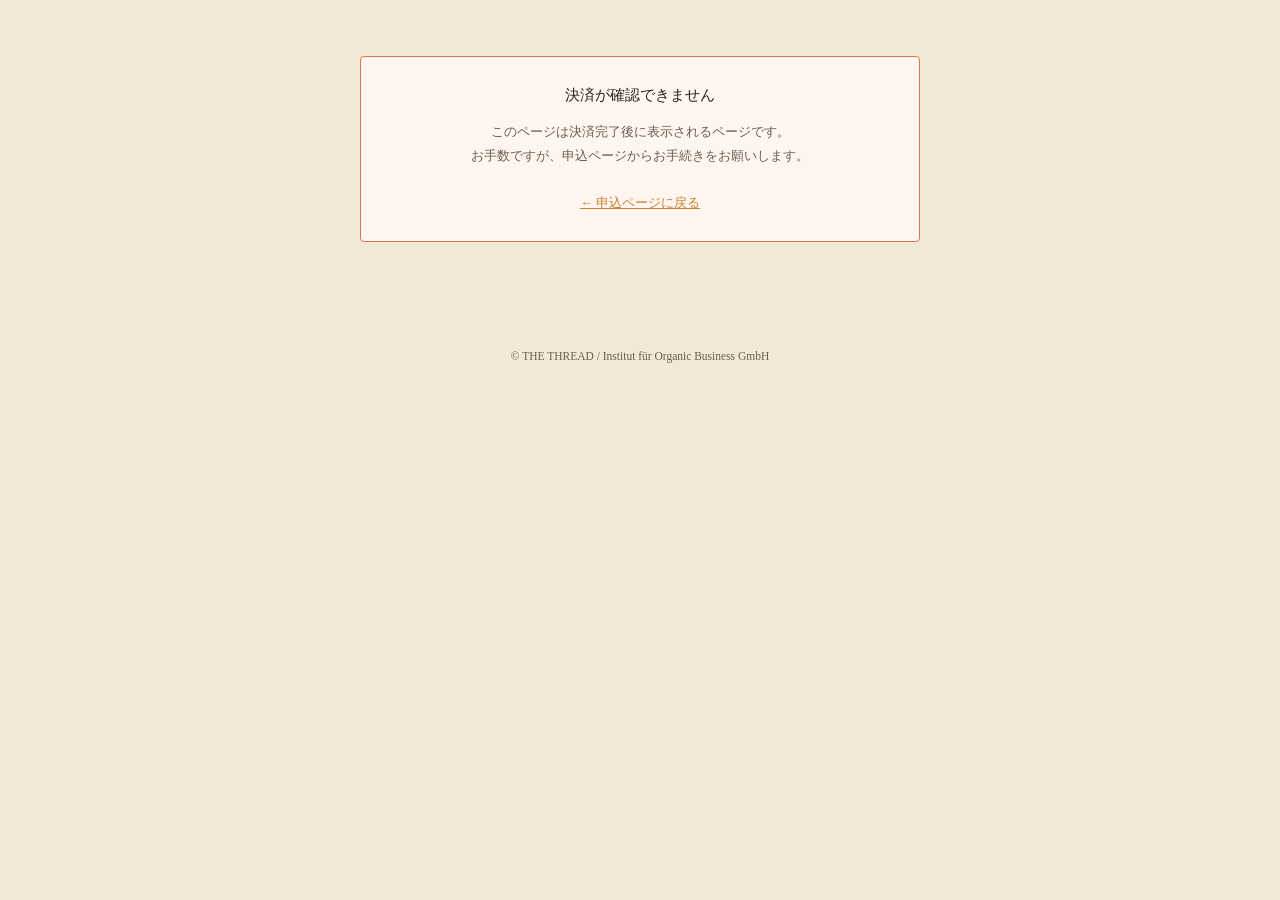
<file: 2day/thanks-snack.html>
<!DOCTYPE html>
<html lang="ja">
<head>
<!-- Google tag (gtag.js) -->
<script async src="https://www.googletagmanager.com/gtag/js?id=G-HSTYLBTXWX"></script>
<script>
window.dataLayer = window.dataLayer || [];
function gtag(){dataLayer.push(arguments);}
gtag('js', new Date());
gtag('config', 'G-HSTYLBTXWX');
</script>

<meta charset="UTF-8">
<meta name="viewport" content="width=device-width, initial-scale=1.0">
<title>お申込みありがとうございます(スナック特典)｜THE THREAD 2日間チャレンジ</title>
<style>
  :root{--bg:#F1E8D6;--ink:#2B2318;--sub:#6B5F4E;--accent:#C9822E;--accent-soft:#F6E4C4;--line:#E4DCC8;--card:#ffffff}
  *{box-sizing:border-box}
  body{margin:0;font-family:"Hiragino Mincho ProN","Yu Mincho",serif;background:var(--bg);color:var(--ink);line-height:1.9;font-size:15px;-webkit-font-smoothing:antialiased}
  .wrap{max-width:600px;margin:0 auto;padding:0 20px}
  header{background:linear-gradient(180deg,#E9D9B0 0%,var(--bg) 100%);text-align:center;padding:56px 20px 40px}
  header .badge{display:inline-block;font-size:10.5px;letter-spacing:.3em;color:var(--accent);font-family:sans-serif;margin-bottom:18px;padding:6px 18px;border:1px solid var(--accent);border-radius:40px}
  header h1{font-size:22px;line-height:1.7;margin:0 0 14px;font-weight:500}
  header p{color:var(--sub);font-size:14px;margin:0;line-height:2}
  section{padding:40px 0}
  h2{font-size:16px;margin:0 0 16px;font-weight:500;letter-spacing:.04em;padding-bottom:10px;border-bottom:1px solid var(--line)}
  h2 .en{display:block;font-size:10px;color:var(--accent);letter-spacing:.3em;font-family:sans-serif;margin-bottom:6px}
  .card{background:var(--card);border:1px solid var(--line);border-radius:4px;padding:22px 20px;margin-bottom:16px}
  .zoom-card{background:var(--accent-soft);border:2px solid var(--accent)}
  .zoom-card dt{color:var(--accent);font-size:10.5px;letter-spacing:.22em;font-family:sans-serif;margin-top:12px}
  .zoom-card dt:first-of-type{margin-top:0}
  .zoom-card dd{margin:4px 0 0;font-size:15px;line-height:1.7;word-break:break-all}
  .zoom-card dd a{color:var(--accent);text-decoration:none;border-bottom:1px solid var(--accent)}
  .date-line{text-align:center;font-size:15px;margin:0 0 20px;padding:14px;background:var(--card);border:1px solid var(--line);border-radius:4px}
  .date-line strong{color:var(--accent)}
  .band{display:block;background:var(--card);border:1px solid var(--line);border-radius:4px;padding:20px;text-decoration:none;color:var(--ink);margin-bottom:12px;transition:all .2s}
  .band:hover{border-color:var(--accent);background:var(--accent-soft)}
  .band .label{color:var(--accent);font-size:10.5px;letter-spacing:.2em;font-family:sans-serif;margin-bottom:6px}
  .band strong{display:block;font-size:15px;font-weight:500;margin-bottom:4px}
  .band small{color:var(--sub);font-size:12.5px;line-height:1.7}
  .steps p{margin:0 0 12px;font-size:14px;color:var(--sub);line-height:1.9;padding-left:24px;position:relative}
  .steps p strong{color:var(--ink);font-weight:500}
  .steps p .num{position:absolute;left:0;top:0;color:var(--accent);font-family:sans-serif;font-weight:500}
  .note{background:var(--accent-soft);border-left:3px solid var(--accent);padding:16px 18px;margin:20px 0 0;font-size:13px;color:var(--sub);line-height:1.9;border-radius:0 4px 4px 0}
  footer{text-align:center;padding:32px 20px 24px;font-size:11.5px;color:var(--sub)}
  .back{display:inline-block;margin-top:24px;font-size:12.5px;color:var(--accent);text-decoration:none;border-bottom:1px dotted var(--accent)}
  @media(min-width:768px){body{font-size:16px}header{padding:80px 24px 56px}header h1{font-size:28px}section{padding:56px 0}h2{font-size:18px}}
</style>
</head>
<body>

<header id="thank-header" style="display:none">
  <div class="badge">THANK YOU</div>
  <h1>お申込み、ありがとうございます。<br>スナックなつこに来てくれて、ありがとう。</h1>
  <p>あの夜、画面の向こうで一緒にいてくれたこと、<br>そして今日、半額のご招待を受け取ってくれたこと。<br>その両方が、わたしにとってはとても嬉しいです。</p>
</header>

<section id="gate-block" style="display:none">
  <div class="wrap">
    <div class="card" style="background:#fff5f0;border:1px solid #d97757;border-radius:4px;padding:24px 22px;text-align:center">
      <p style="margin:0 0 10px;font-size:15px;color:var(--ink);font-weight:500">決済が確認できません</p>
      <p style="margin:0;font-size:13px;color:var(--sub);line-height:1.9">
        このページは決済完了後に表示されるページです。<br>
        お手数ですが、申込ページからお手続きをお願いします。
      </p>
      <p style="margin:18px 0 0"><a href="apply-snack.html" style="color:var(--accent);font-size:13px">← 申込ページに戻る</a></p>
    </div>
  </div>
</section>

<section id="form-section" style="display:none">
  <div class="wrap">
    <h2><span class="en">REGISTRATION</span>最後にお申込み情報のご登録</h2>
    <div class="card" style="background:var(--accent-soft);border:2px solid var(--accent)">
      <p style="margin:0 0 16px;font-size:14px;color:var(--sub);line-height:1.9">
        Zoomリンク・BAND招待をお送りするため、最後にお申込み情報をご登録ください。<br>
        送信後すぐに、ご登録のメールアドレスへ自動返信メールが届きます。
      </p>
      <form id="apply-form" style="display:flex;flex-direction:column;gap:14px">
        <label style="font-size:13px;color:var(--sub)">お名前(必須)
          <input type="text" name="name" required style="width:100%;padding:10px 12px;border:1px solid var(--line);border-radius:4px;font-size:15px;margin-top:4px;font-family:inherit">
        </label>
        <label style="font-size:13px;color:var(--sub)">メールアドレス(必須)
          <input type="email" name="email" required style="width:100%;padding:10px 12px;border:1px solid var(--line);border-radius:4px;font-size:15px;margin-top:4px;font-family:inherit">
        </label>
        <label style="font-size:13px;color:var(--sub)">決済方法(必須)
          <select name="payment" required style="width:100%;padding:10px 12px;border:1px solid var(--line);border-radius:4px;font-size:15px;margin-top:4px;font-family:inherit;background:#fff">
            <option value="">選択してください</option>
            <option value="Stripe">クレジットカード(Stripe)</option>
            <option value="PayPal">PayPal</option>
            <option value="銀行振込">銀行振込</option>
          </select>
        </label>
        <label style="font-size:13px;color:var(--sub)">参加者専用BANDへの参加希望
          <select name="band" style="width:100%;padding:10px 12px;border:1px solid var(--line);border-radius:4px;font-size:15px;margin-top:4px;font-family:inherit;background:#fff">
            <option value="参加する">参加する</option>
            <option value="あとで決める">あとで決める</option>
          </select>
        </label>
        <button type="submit" style="background:var(--accent);color:#fff;border:0;border-radius:4px;padding:14px;font-size:15px;font-family:inherit;cursor:pointer;letter-spacing:.1em">登録する</button>
        <p id="form-msg" style="margin:0;font-size:13px;color:var(--sub);text-align:center"></p>
      </form>
    </div>
  </div>
</section>

<section id="info-section" style="display:none">
  <div class="wrap">
    <div class="date-line">
      開催：2026年 <strong>5月12日(火)・13日(水)</strong><br>
      各日 <strong>20:00〜22:00</strong>（日本時間）
    </div>

    <h2><span class="en">ZOOM</span>当日の接続情報(両日共通)</h2>
    <div class="card zoom-card">
      <dl style="margin:0">
        <dt>Zoomリンク</dt>
        <dd><a href="https://us06web.zoom.us/j/5403853001?pwd=NnBrSmxBeWYxZXhuWkdIK1ZoZW5XQT09&omn=84461325024" target="_blank" rel="noopener">こちらをクリック</a></dd>
        <dt>ミーティングID</dt>
        <dd>540 385 3001</dd>
        <dt>パスコード</dt>
        <dd>7RP26b</dd>
      </dl>
    </div>
    <div class="note">
      このページをブックマーク、または内容をコピーして手元にメモしておいてください。<br>
      開催日が近くなったら、改めてリマインドメールでもお送りします。
    </div>
  </div>
</section>

<section class="post-form" style="display:none">
  <div class="wrap">
    <h2><span class="en">COMMUNITY</span>参加者専用BANDに入ってね</h2>
    <a class="band" href="https://band.us/n/aba5b15034Qbb" target="_blank" rel="noopener">
      <div class="label">PARTICIPANTS ONLY</div>
      <strong>▶ 参加者専用BANDに参加する</strong>
      <small>申込者のみなさんと、開催までの時間をゆるくつなぐ場です。事前のワーク共有や、当日のフォローもここから。</small>
    </a>
  </div>
</section>

<section class="post-form" style="display:none">
  <div class="wrap">
    <h2><span class="en">NEXT</span>これからの流れ</h2>
    <div class="card steps">
      <p><span class="num">1.</span>このページの<strong>Zoom情報を手元に保存</strong>してください。</p>
      <p><span class="num">2.</span><strong>参加者専用BANDに参加</strong>してください(上のリンクから)。</p>
      <p><span class="num">3.</span>開催日が近づいたら、<strong>当日までの心構えや持ち物のご案内メール</strong>をお送りします。</p>
      <p><span class="num">4.</span>5/12(火)20:00、Zoomでお会いしましょう。</p>
    </div>

    <p style="text-align:center"><a href="index.html" class="back">← LPに戻る</a></p>
  </div>
</section>

<footer>
  © THE THREAD / Institut für Organic Business GmbH
</footer>

<script>
const GAS_ENDPOINT = 'https://script.google.com/macros/s/AKfycbyMV_UbBwd-lUx476EGOMF3O4SWgZMOIoJKsmNA7emQO4ewdJMevKj2QDLzraXjuA/exec';

// URLゲート: ?paid=stripe または ?paid=paypal を持っている人だけ通す
(function(){
  const paid = new URLSearchParams(location.search).get('paid');
  if (paid === 'stripe' || paid === 'paypal') {
    document.getElementById('thank-header').style.display = 'block';
    document.getElementById('form-section').style.display = 'block';
    document.querySelector('select[name="payment"]').value = paid === 'stripe' ? 'Stripe' : 'PayPal';
  } else {
    document.getElementById('gate-block').style.display = 'block';
  }
})();

document.getElementById('apply-form').addEventListener('submit', async function(e){
  e.preventDefault();
  const msg = document.getElementById('form-msg');
  const btn = e.target.querySelector('button');
  btn.disabled = true; msg.textContent = '送信中...';
  const fd = new FormData(e.target);
  const payload = { type: 'single' };
  fd.forEach((v,k) => payload[k] = v);
  try {
    await fetch(GAS_ENDPOINT, {
      method:'POST', mode:'no-cors',
      headers:{'Content-Type':'text/plain;charset=utf-8'},
      body: JSON.stringify(payload)
    });
    document.getElementById('form-section').style.display = 'none';
    document.getElementById('info-section').style.display = 'block';
    document.querySelectorAll('.post-form').forEach(el => el.style.display = 'block');
    document.getElementById('info-section').scrollIntoView({behavior:'smooth'});
  } catch(err){
    msg.textContent = '送信エラー。お手数ですが事務局までご連絡ください。';
    btn.disabled = false;
  }
});
</script>
</body>
</html>
</file>
<file: style.css>
:root {
  --night: #191428;
  --night-2: #2A2140;
  --lantern: #C9822E;
  --lantern-soft: #C9922E;
  --bg: #F1E8D6;
  --bg-alt: #F8F0DD;
  --ink: #2B2318;
  --ink-soft: #6B5F4E;
  --accent: #A5691E;
  --line: #E4DCC8;
  --serif: "Noto Serif JP", serif;
  --sans: "Noto Sans JP", sans-serif;
}

* { box-sizing: border-box; }
html { scroll-behavior: smooth; }
html, body { margin: 0; padding: 0; }
body {
  background: var(--bg);
  color: var(--ink);
  font-family: var(--sans);
  font-size: 16px;
  line-height: 1.9;
  -webkit-font-smoothing: antialiased;
}

h1, h2, h3 { font-family: var(--serif); font-weight: 500; letter-spacing: 0.04em; }
p { margin: 0 0 1em; }
a { color: var(--accent); text-decoration: none; }
img { max-width: 100%; }

.container { max-width: 960px; margin: 0 auto; padding: 0 24px; }
.narrow { max-width: 680px; margin: 0 auto; padding: 0 24px; }

/* ---------- Hero: 夜のスナック ---------- */
.hero {
  position: relative;
  overflow: hidden;
  background:
    radial-gradient(ellipse 90% 60% at 50% 108%, rgba(201, 130, 46, 0.34) 0%, rgba(201, 130, 46, 0) 62%),
    linear-gradient(160deg, var(--night) 0%, var(--night-2) 100%);
  color: #F4EEDF;
  padding: 104px 24px 96px;
  text-align: center;
}
/* のれん */
.hero::before {
  content: "";
  position: absolute;
  top: 0; left: 0; right: 0;
  height: 42px;
  background:
    repeating-linear-gradient(90deg,
      rgba(246, 241, 230, 0.07) 0px, rgba(246, 241, 230, 0.07) 72px,
      rgba(246, 241, 230, 0) 72px, rgba(246, 241, 230, 0) 80px);
  border-bottom: 1px solid rgba(246, 241, 230, 0.12);
  pointer-events: none;
}
/* 提灯の灯り */
.hero::after {
  content: "";
  position: absolute;
  left: 50%;
  bottom: -140px;
  width: 560px;
  height: 380px;
  transform: translateX(-50%);
  background: radial-gradient(circle, rgba(240, 189, 122, 0.30) 0%, rgba(240, 189, 122, 0) 68%);
  filter: blur(2px);
  animation: lantern-breathe 5.5s ease-in-out infinite;
  pointer-events: none;
}
@keyframes lantern-breathe {
  0%, 100% { opacity: 0.75; transform: translateX(-50%) scale(1); }
  50% { opacity: 1; transform: translateX(-50%) scale(1.06); }
}
.hero-inner { max-width: 720px; margin: 0 auto; position: relative; z-index: 1; }
.hero-lantern {
  font-size: 34px;
  margin: 0 0 14px;
  display: inline-block;
  animation: lantern-sway 4.5s ease-in-out infinite;
  transform-origin: top center;
}
@keyframes lantern-sway {
  0%, 100% { transform: rotate(-3deg); }
  50% { transform: rotate(3deg); }
}
.hero-date {
  font-family: var(--serif);
  letter-spacing: 0.28em;
  color: var(--lantern-soft);
  margin-bottom: 18px;
  font-size: 14px;
}
.hero-title {
  font-size: clamp(42px, 7vw, 66px);
  margin: 0 0 18px;
  line-height: 1.2;
  color: #F4EEDF;
  text-shadow: 0 0 34px rgba(240, 189, 122, 0.35);
}
.hero-sub {
  font-family: var(--serif);
  font-size: clamp(16px, 2.2vw, 20px);
  color: rgba(246, 241, 230, 0.82);
  margin-bottom: 26px;
}
.hero-meta {
  font-size: 13.5px;
  letter-spacing: 0.06em;
  color: rgba(246, 241, 230, 0.62);
  margin-bottom: 38px;
}

/* ---------- Buttons ---------- */
.btn-primary {
  display: inline-block;
  background: linear-gradient(135deg, var(--lantern-soft) 0%, var(--lantern) 100%);
  color: var(--night);
  font-weight: 700;
  padding: 17px 48px;
  border-radius: 999px;
  font-size: 15.5px;
  letter-spacing: 0.1em;
  border: none;
  cursor: pointer;
  transition: transform .25s ease, box-shadow .25s ease;
  font-family: var(--sans);
  box-shadow: 0 8px 28px rgba(201, 130, 46, 0.38);
}
.btn-primary:hover {
  transform: translateY(-2px);
  box-shadow: 0 12px 34px rgba(201, 130, 46, 0.5);
}

/* ---------- Sections ---------- */
.section { padding: 84px 0; }
.section-alt { background: var(--bg-alt); }
.section h2 {
  font-size: clamp(24px, 3.5vw, 30px);
  text-align: center;
  margin: 0 0 40px;
  position: relative;
  padding-bottom: 18px;
}
.section h2::after {
  content: "";
  display: block;
  width: 44px;
  height: 2px;
  border-radius: 2px;
  background: linear-gradient(90deg, var(--lantern-soft), var(--lantern));
  margin: 18px auto 0;
  position: absolute;
  bottom: 0; left: 50%;
  transform: translateX(-50%);
}

/* スクロールで現れる */
.reveal { opacity: 0; transform: translateY(26px); transition: opacity .9s ease, transform .9s ease; }
.reveal.in-view { opacity: 1; transform: none; }
@media (prefers-reduced-motion: reduce) {
  .reveal { opacity: 1; transform: none; transition: none; }
  .hero::after, .hero-lantern { animation: none; }
}

/* ---------- About ---------- */
.about-thread {
  background: #fff;
  border-left: 3px solid var(--lantern);
  padding: 22px 26px;
  margin: 0 0 36px;
  font-size: 14px;
  color: var(--ink-soft);
  line-height: 1.95;
  border-radius: 0 12px 12px 0;
  box-shadow: 0 6px 24px rgba(60, 40, 20, 0.06);
}
.about-thread-label {
  display: block;
  font-family: var(--serif);
  font-size: 12px;
  letter-spacing: 0.2em;
  color: var(--accent);
  margin-bottom: 8px;
}
.lead strong { color: var(--ink); font-weight: 500; }
.lead {
  font-family: var(--serif);
  font-size: 17px;
  text-align: center;
  line-height: 2.1;
  margin: 0 0 36px;
}

/* お題 = 木の看板風 */
.theme-pill {
  text-align: center;
  font-family: var(--serif);
  font-size: 15px;
  color: rgba(246, 241, 230, 0.75);
  margin: 0 auto 36px;
  letter-spacing: 0.05em;
  background: linear-gradient(160deg, var(--night) 0%, var(--night-2) 100%);
  max-width: 480px;
  padding: 22px 28px 26px;
  border-radius: 14px;
  box-shadow: 0 14px 36px rgba(33, 27, 51, 0.28);
  position: relative;
}
.theme-pill::before {
  content: "🏮";
  display: block;
  font-size: 20px;
  margin-bottom: 6px;
}
.theme-pill strong {
  display: block;
  color: var(--lantern-soft);
  font-weight: 500;
  font-size: clamp(20px, 3.4vw, 26px);
  margin-top: 6px;
  letter-spacing: 0.12em;
  text-shadow: 0 0 22px rgba(240, 189, 122, 0.4);
}
.soft {
  text-align: center;
  color: var(--ink-soft);
  line-height: 2.2;
  margin: 0 0 40px;
  font-size: 15px;
}
.divider {
  border: 0;
  border-top: 1px dashed var(--line);
  max-width: 80px;
  margin: 40px auto;
}
.cast-list {
  list-style: none;
  padding: 0;
  margin: 0;
  display: flex;
  flex-direction: column;
  gap: 14px;
}
.cast-list li {
  display: flex;
  align-items: baseline;
  gap: 16px;
  padding: 10px 0;
  font-family: var(--serif);
  font-size: 16px;
}
.cast-list .role {
  flex-shrink: 0;
  min-width: 130px;
  font-size: 12px;
  letter-spacing: 0.15em;
  color: var(--accent);
  font-family: var(--sans);
}
@media (max-width: 560px) {
  .cast-list li { flex-direction: column; gap: 2px; }
  .cast-list .role { min-width: 0; }
}

/* ---------- Lists ---------- */
.check-list { list-style: none; padding: 0; max-width: 620px; margin: 0 auto; }
.check-list li {
  padding: 14px 0 14px 40px;
  border-bottom: 1px dashed var(--line);
  position: relative;
}
.check-list li::before {
  content: "✓";
  position: absolute;
  left: 4px;
  top: 12px;
  width: 24px;
  height: 24px;
  line-height: 24px;
  text-align: center;
  border-radius: 50%;
  font-size: 13px;
  color: #fff;
  background: linear-gradient(135deg, var(--lantern-soft), var(--lantern));
}

/* 当日の流れ = タイムライン */
.flow-list { list-style: none; padding: 0 0 0 8px; counter-reset: flow; position: relative; }
.flow-list::before {
  content: "";
  position: absolute;
  left: 41px;
  top: 12px;
  bottom: 12px;
  width: 1px;
  background: var(--line);
}
.flow-list li {
  display: flex;
  gap: 20px;
  padding: 14px 0;
  position: relative;
}
.flow-list li span {
  font-family: var(--serif);
  color: var(--accent);
  min-width: 62px;
  font-weight: 500;
  position: relative;
}
.flow-list li span::after {
  content: "";
  position: absolute;
  right: -13px;
  top: 12px;
  width: 9px;
  height: 9px;
  border-radius: 50%;
  background: var(--lantern);
  box-shadow: 0 0 0 4px rgba(201, 130, 46, 0.18);
}
.note { font-size: 13px; color: var(--ink-soft); margin-top: 16px; }

/* ---------- Profile ---------- */
.profile-grid {
  display: grid;
  grid-template-columns: 1fr 1fr;
  gap: 24px;
  max-width: 820px;
  margin: 0 auto;
}
.profile-card {
  background: #fff;
  padding: 32px 28px;
  border: 1px solid rgba(221, 213, 197, 0.6);
  border-radius: 16px;
  text-align: center;
  box-shadow: 0 10px 30px rgba(60, 40, 20, 0.07);
  transition: transform .3s ease, box-shadow .3s ease;
}
.profile-card:hover {
  transform: translateY(-4px);
  box-shadow: 0 16px 40px rgba(60, 40, 20, 0.12);
}
.profile-pic {
  width: 104px;
  height: 104px;
  border-radius: 50%;
  object-fit: cover;
  margin: 0 auto 14px;
  display: block;
  border: 3px solid var(--lantern-soft);
}
.profile-card h3 { margin-top: 0; font-size: 20px; text-align: center; }
.profile-card p { text-align: left; }
.profile-card p { font-size: 14px; color: var(--ink-soft); margin: 0; }
@media (max-width: 640px) { .profile-grid { grid-template-columns: 1fr; } }

.profile-note { margin-top: 36px; text-align: center; line-height: 2.1; }
.profile-note a { color: var(--accent); text-decoration: underline; text-underline-offset: 3px; }
.profile-evidence { max-width: 760px; margin: 28px auto 0; }
.profile-evidence img {
  width: 100%;
  border-radius: 16px;
  display: block;
  box-shadow: 0 14px 40px rgba(60, 40, 20, 0.14);
}
.profile-evidence figcaption { font-size: 12px; color: var(--ink-soft); text-align: center; margin-top: 10px; }

/* ---------- Info ---------- */
.info-list {
  display: grid;
  grid-template-columns: 120px 1fr;
  gap: 14px 22px;
  margin: 0;
  background: #fff;
  border-radius: 16px;
  padding: 32px 36px;
  box-shadow: 0 10px 30px rgba(60, 40, 20, 0.07);
}
.info-list dt { font-family: var(--serif); color: var(--accent); }
.info-list dd { margin: 0; }
@media (max-width: 640px) {
  .info-list { grid-template-columns: 1fr; gap: 2px 0; padding: 26px 22px; }
  .info-list dd { margin-bottom: 14px; }
}

/* ---------- Form ---------- */
.section-apply {
  background:
    radial-gradient(ellipse 80% 55% at 50% -10%, rgba(201, 130, 46, 0.16) 0%, rgba(201, 130, 46, 0) 60%),
    linear-gradient(160deg, var(--night) 0%, var(--night-2) 100%);
  color: #F4EEDF;
}
.section-apply h2 { color: #F4EEDF; }
.apply-lead { text-align: center; color: rgba(246, 241, 230, 0.72); margin-bottom: 34px; }
.apply-form { display: flex; flex-direction: column; gap: 18px; }
.apply-form label { display: flex; flex-direction: column; gap: 6px; font-size: 14px; color: rgba(246, 241, 230, 0.85); }
.apply-form label span em { color: var(--lantern-soft); font-style: normal; font-size: 12px; margin-left: 6px; }
.apply-form input,
.apply-form select,
.apply-form textarea {
  padding: 14px 16px;
  border: 1px solid rgba(246, 241, 230, 0.18);
  border-radius: 10px;
  background: rgba(255, 255, 255, 0.97);
  font-family: var(--sans);
  font-size: 15px;
  color: var(--ink);
  transition: border-color .2s, box-shadow .2s;
}
.apply-form input:focus,
.apply-form select:focus,
.apply-form textarea:focus {
  outline: none;
  border-color: var(--lantern);
  box-shadow: 0 0 0 3px rgba(201, 130, 46, 0.3);
}
.apply-dates {
  border: 1px solid rgba(246, 241, 230, 0.18);
  border-radius: 10px;
  padding: 18px 18px 14px;
  margin: 0;
}
.apply-dates legend {
  padding: 0 6px;
  font-size: 13px;
  color: rgba(246, 241, 230, 0.85);
}
.apply-dates legend em { color: var(--lantern-soft); font-style: normal; font-size: 12px; margin-left: 6px; }
.checkbox-row {
  display: flex !important;
  flex-direction: row !important;
  align-items: center;
  gap: 12px;
  padding: 10px 4px;
  border-bottom: 1px dashed rgba(246, 241, 230, 0.14);
  cursor: pointer;
}
.checkbox-row:last-of-type { border-bottom: none; }
.checkbox-row input[type="checkbox"] {
  width: 20px;
  height: 20px;
  flex-shrink: 0;
  accent-color: var(--lantern);
  cursor: pointer;
}
.checkbox-row span { font-size: 14.5px; color: #F4EEDF; }
.apply-dates .note { color: rgba(246, 241, 230, 0.6); margin: 10px 0 0; }
.apply-form button { margin-top: 14px; align-self: center; }
.form-status { text-align: center; min-height: 1.2em; font-size: 14px; }
.form-status.ok { color: #9fd89f; }
.form-status.err { color: #f0a08e; }

/* ---------- Gallery ---------- */
.section-gallery {
  padding: 76px 24px;
  background: linear-gradient(160deg, var(--night) 0%, var(--night-2) 100%);
  color: #F4EEDF;
  text-align: center;
}
.gallery-inner { max-width: 1100px; margin: 0 auto; }
.gallery-caption {
  font-family: var(--serif);
  letter-spacing: 0.2em;
  color: var(--lantern-soft);
  margin: 0 0 28px;
  font-size: 14px;
}
.gallery-grid {
  display: grid;
  grid-template-columns: repeat(4, 1fr);
  gap: 10px;
}
.gallery-grid figure { margin: 0; aspect-ratio: 1 / 1; overflow: hidden; border-radius: 10px; }
.gallery-grid-featured { display: block; margin: 0 auto 18px; max-width: 900px; }
.gallery-grid-featured figure.featured { width: 100%; aspect-ratio: 16 / 10; margin: 0; }
.gallery-grid-featured figure.featured img { object-position: center; }
.gallery-grid img {
  width: 100%;
  height: 100%;
  object-fit: cover;
  filter: saturate(0.95) brightness(0.95);
  transition: transform .6s ease, filter .3s ease;
}
.gallery-grid figure:hover img { transform: scale(1.05); filter: saturate(1.05) brightness(1); }
.gallery-note {
  font-family: var(--serif);
  color: var(--lantern-soft);
  margin-top: 28px;
  font-size: 15px;
  line-height: 2;
}
.divider-soft { border-top-color: rgba(246, 241, 230, 0.18); margin: 56px auto; }
@media (max-width: 720px) {
  .gallery-grid { grid-template-columns: repeat(2, 1fr); }
}

/* ---------- 追従CTA ---------- */
.sticky-cta {
  position: fixed;
  left: 0; right: 0; bottom: 0;
  z-index: 50;
  display: flex;
  align-items: center;
  justify-content: center;
  gap: 16px;
  padding: 12px 16px calc(12px + env(safe-area-inset-bottom));
  background: rgba(25, 20, 40, 0.92);
  backdrop-filter: blur(8px);
  transform: translateY(110%);
  transition: transform .4s ease;
}
.sticky-cta.show { transform: translateY(0); }
.sticky-cta-text {
  font-family: var(--serif);
  color: var(--lantern-soft);
  font-size: 14px;
  letter-spacing: 0.06em;
  white-space: nowrap;
}
.sticky-cta .btn-primary {
  padding: 12px 30px;
  font-size: 14px;
  box-shadow: 0 6px 20px rgba(201, 130, 46, 0.4);
}
@media (max-width: 480px) {
  .sticky-cta-text { font-size: 12.5px; }
  .sticky-cta .btn-primary { padding: 11px 22px; font-size: 13px; }
}

/* ---------- Thanks page ---------- */
.thanks-wrap {
  min-height: 90vh;
  display: flex;
  align-items: center;
  justify-content: center;
  padding: 80px 24px;
  background:
    radial-gradient(ellipse 80% 55% at 50% 110%, rgba(201, 130, 46, 0.2) 0%, rgba(201, 130, 46, 0) 60%),
    linear-gradient(160deg, var(--night) 0%, var(--night-2) 100%);
}
.thanks-card {
  max-width: 560px;
  background: var(--bg);
  padding: 64px 40px;
  border-radius: 18px;
  border: none;
  text-align: center;
  box-shadow: 0 30px 80px rgba(10, 6, 20, 0.5);
}
.thanks-eyebrow {
  font-family: var(--serif);
  letter-spacing: 0.3em;
  color: var(--accent);
  font-size: 13px;
  margin: 0 0 20px;
}
.thanks-title {
  font-family: var(--serif);
  font-size: clamp(26px, 5vw, 34px);
  line-height: 1.5;
  margin: 0 0 32px;
  font-weight: 500;
}
.thanks-divider {
  width: 40px;
  height: 2px;
  border-radius: 2px;
  background: linear-gradient(90deg, var(--lantern-soft), var(--lantern));
  margin: 0 auto 32px;
}
.thanks-lead {
  font-size: 15px;
  line-height: 2;
  margin: 0 0 36px;
}
.thanks-lead strong { color: var(--accent); font-weight: 500; }
.thanks-event {
  background: var(--bg-alt);
  padding: 24px 20px;
  border-radius: 12px;
  margin: 0 0 32px;
}
.thanks-event-label {
  font-family: var(--sans);
  font-size: 12px;
  letter-spacing: 0.2em;
  color: var(--accent);
  margin: 0 0 8px;
}
.thanks-event-date {
  font-family: var(--serif);
  font-size: 20px;
  margin: 0 0 6px;
  color: var(--ink);
}
.thanks-event-sub {
  font-size: 13px;
  color: var(--ink-soft);
  margin: 0;
  line-height: 1.8;
}
.thanks-zoom {
  background: var(--night);
  color: #F4EEDF;
  padding: 28px 24px;
  border-radius: 12px;
  margin: 0 0 28px;
}
.thanks-zoom .thanks-event-label {
  color: var(--lantern-soft);
}
.thanks-zoom-line {
  margin: 12px 0 18px;
}
.thanks-zoom-line a {
  display: inline-block;
  background: linear-gradient(135deg, var(--lantern-soft), var(--lantern));
  color: var(--night);
  font-weight: 700;
  padding: 12px 32px;
  border-radius: 999px;
  font-size: 14px;
  letter-spacing: 0.08em;
  font-family: var(--sans);
  text-decoration: none;
  transition: opacity .2s;
}
.thanks-zoom-line a:hover { opacity: 0.88; }
.thanks-zoom-detail {
  font-family: var(--serif);
  font-size: 14px;
  line-height: 2;
  margin: 0 0 14px;
  color: #F4EEDF;
}
.thanks-zoom-detail strong {
  color: #fff;
  letter-spacing: 0.08em;
  font-weight: 500;
}
.thanks-zoom-tip {
  font-size: 12px;
  color: #b3a48c;
  margin: 0;
  line-height: 1.8;
}
.thanks-note {
  font-size: 12px;
  color: var(--ink-soft);
  margin: 0 0 36px;
  line-height: 1.9;
}

/* ---------- Footer ---------- */
.footer {
  padding: 44px 24px 110px;
  text-align: center;
  font-size: 13px;
  color: rgba(246, 241, 230, 0.5);
  background: var(--night);
  border-top: none;
}
</file>
